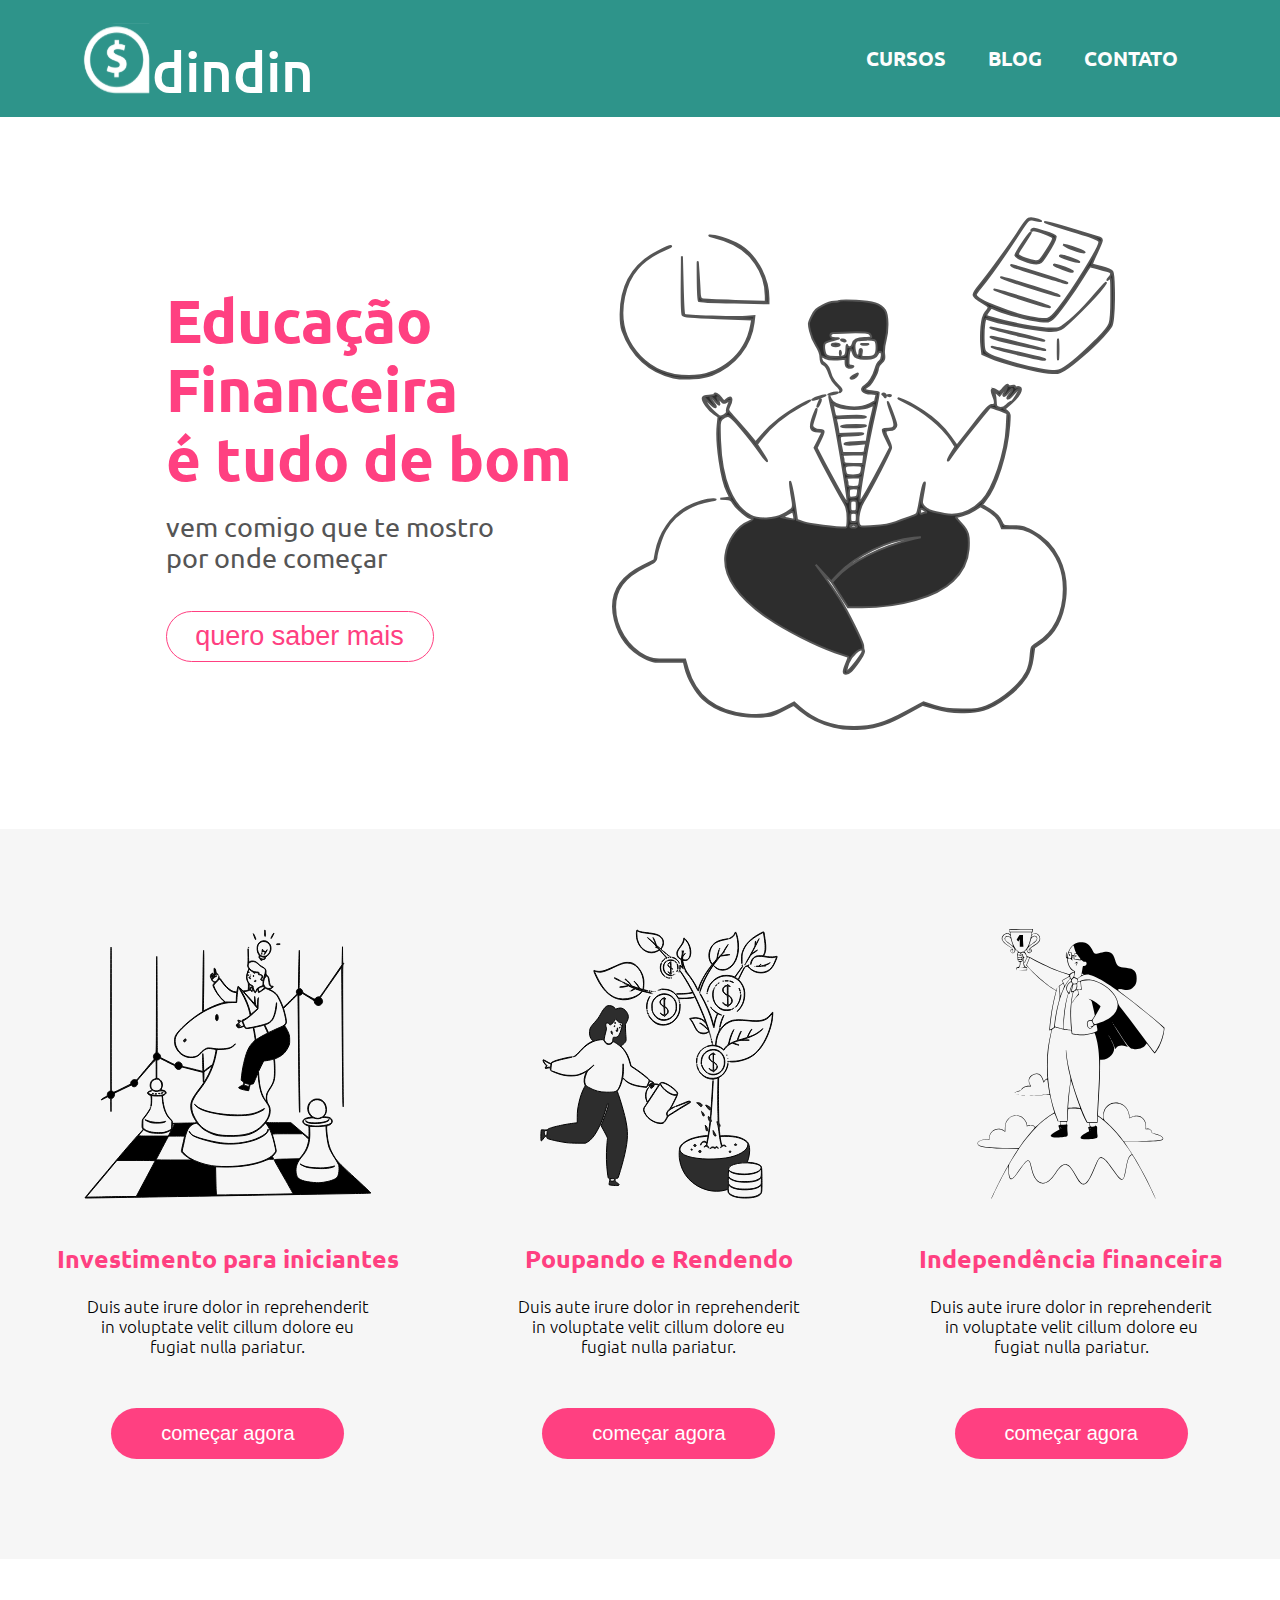
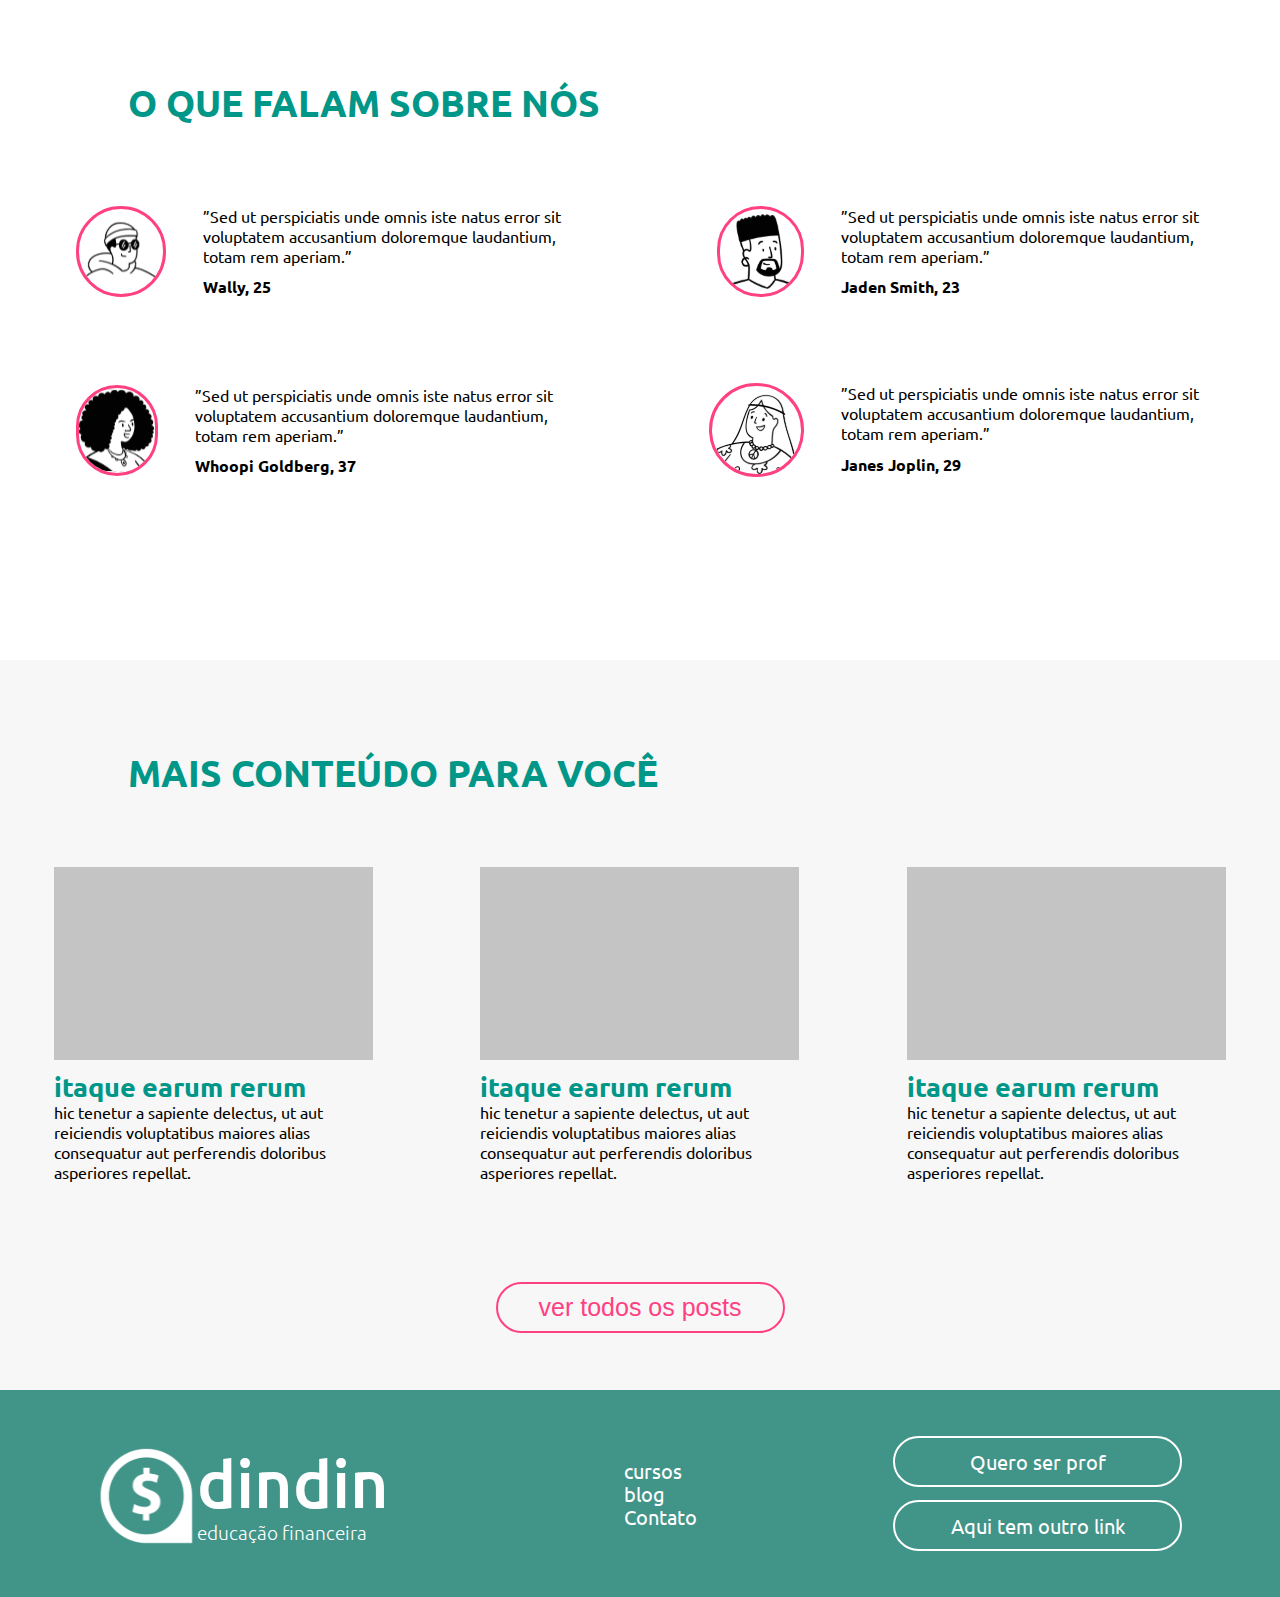
<file: index.html>
<!DOCTYPE html>
<html lang="en">
<head>
    <meta charset="UTF-8">
    <meta http-equiv="X-UA-Compatible" content="IE=edge">
    <meta name="viewport" content="width=device-width, initial-scale=1.0">
    <title>Document</title>
    <link rel="preconnect" href="https://fonts.googleapis.com">
    <link rel="preconnect" href="https://fonts.gstatic.com" crossorigin>
    <link href="https://fonts.googleapis.com/css2?family=Ubuntu:wght@300;400;500;700&display=swap" rel="stylesheet">
    <link rel="stylesheet" href="inicioStyle.css">
    <link rel="stylesheet" href="./global.css">
</head>
<body>
    <header>
        <div class="logo">
            <img src="./assets/logo.svg" alt="">
            <p>dindin</p>
        </div>
        <nav>
            <ul>
                <li><a href="./cursos.html">cursos</a></li>
                <li><a href="./blog.html">blog</a></li>
                <li><a href="./contact.html">Contato</a></li>
            </ul>
        </nav>
    </header>
    <main>
        <div class="banner">
            <article>
                <h1>Educação </br> Financeira</br> é tudo de bom</h1>
                <p>vem comigo que te mostro </br> por onde começar</p>
                <button>quero saber mais</button>
            </article>
            <img src="./assets/manBalance.svg" alt="">
        </div>
        <div class="cards">
            <div class="cardReset">
                <img src="./assets/chess.svg" alt="">
                <h2>Investimento para iniciantes</h2>
                <p>Duis aute irure dolor in reprehenderit in voluptate velit cillum dolore eu fugiat nulla pariatur.  </p>
                <button>começar agora</button>
            </div>
            <div class="cardReset">
                <img src="./assets/waterPlants.svg" alt="">
                <h2>Poupando e Rendendo</h2>
                <p>Duis aute irure dolor in reprehenderit in voluptate velit cillum dolore eu fugiat nulla pariatur.</p>
                <button>começar agora</button>
            </div>
            <div class="cardReset">
                <img src="./assets/topMountain.svg" alt="">
                <h2>Independência financeira</h2>
                <p>Duis aute irure dolor in reprehenderit in voluptate velit cillum dolore eu fugiat nulla pariatur.</p>
                <button>começar agora</button>
            </div>
        </div>
        <section class="aboutUs">
            <h2>
                o que falam sobre nós
            </h2>
            <article class="aboutUsContainer">
                <articles class="cardAboutUs">
                    <img src="./assets/manHood.svg
                    " alt="">
                    <div class="comment">
                        <p>”Sed ut perspiciatis unde omnis iste natus error sit voluptatem accusantium doloremque laudantium, totam rem aperiam.”</p>
                        <strong>Wally, 25</strong>
                    </div>
                </articles>
                <articles class="cardAboutUs"> 
                    <img src="./assets/hairGuy.svg" alt="">
                    <div class="comment">
                        <p>”Sed ut perspiciatis unde omnis iste natus error sit voluptatem accusantium doloremque laudantium, totam rem aperiam.”</p>
                        <strong>Jaden Smith, 23</strong>
                    </div>
                </articles>
                <articles class="cardAboutUs">
                    <img src="./assets/curlyLady.svg" alt="">
                    <div class="comment">
                        <p>”Sed ut perspiciatis unde omnis iste natus error sit voluptatem accusantium doloremque laudantium, totam rem aperiam.”</p>
                        <strong>Whoopi Goldberg, 37</strong>
                    </div>
                </articles>
                <articles class="cardAboutUs lastCard">
                    <img src="./assets/peaceLady.svg" alt="">
                    <div class="comment">
                        <p>”Sed ut perspiciatis unde omnis iste natus error sit voluptatem accusantium doloremque laudantium, totam rem aperiam.”</p>
                        <strong>Janes Joplin, 29</strong>
                    </div>
                </articles>
            </article>
        </section>
    </main>
    <aside>
        <h2>mais conteúdo para você</h2>
        <article class="container">
            <article class="asideCards">
                <div class="imagem"></div>
                <h3>itaque earum rerum</h3>
                <p>hic tenetur a sapiente delectus, ut aut reiciendis voluptatibus maiores alias consequatur aut perferendis doloribus asperiores repellat.</p>
            </article>
            <article class="asideCards">
                <div class="imagem"></div>
                <h3>itaque earum rerum</h3>
                <p>hic tenetur a sapiente delectus, ut aut reiciendis voluptatibus maiores alias consequatur aut perferendis doloribus asperiores repellat.</p>
            </article>
            <article class="asideCards">
                <div class="imagem"></div>
                <h3>itaque earum rerum</h3>
                <p>hic tenetur a sapiente delectus, ut aut reiciendis voluptatibus maiores alias consequatur aut perferendis doloribus asperiores repellat.</p>
            </article>
        </article>
        <div id="buttonContainer">
            <button><a href="./blog.html">ver todos os posts</a></button>
        </div>
    </aside>
    <footer>
        <div class="logoFooter">
            <img src="./assets/logo.svg" alt="">
            <div class="logoContainerFooter">
                <p id="dindin">dindin</p>
                <p>educação financeira</p>
            </div>
        </div>
        <nav>
            <ul id="ulFooter">
                <li><a href="./cursos.html">cursos</a></li>
                <li><a href="./blog.html">blog</a></li>
                <li><a href="./contact.html">Contato</a></li>
            </ul>
        </nav>
        <div id="buttonsFooter">
            <buttons>Quero ser prof</buttons>
            <buttons>Aqui tem outro link</buttons>
        </div>
    </footer>
</body>
</html>
</file>
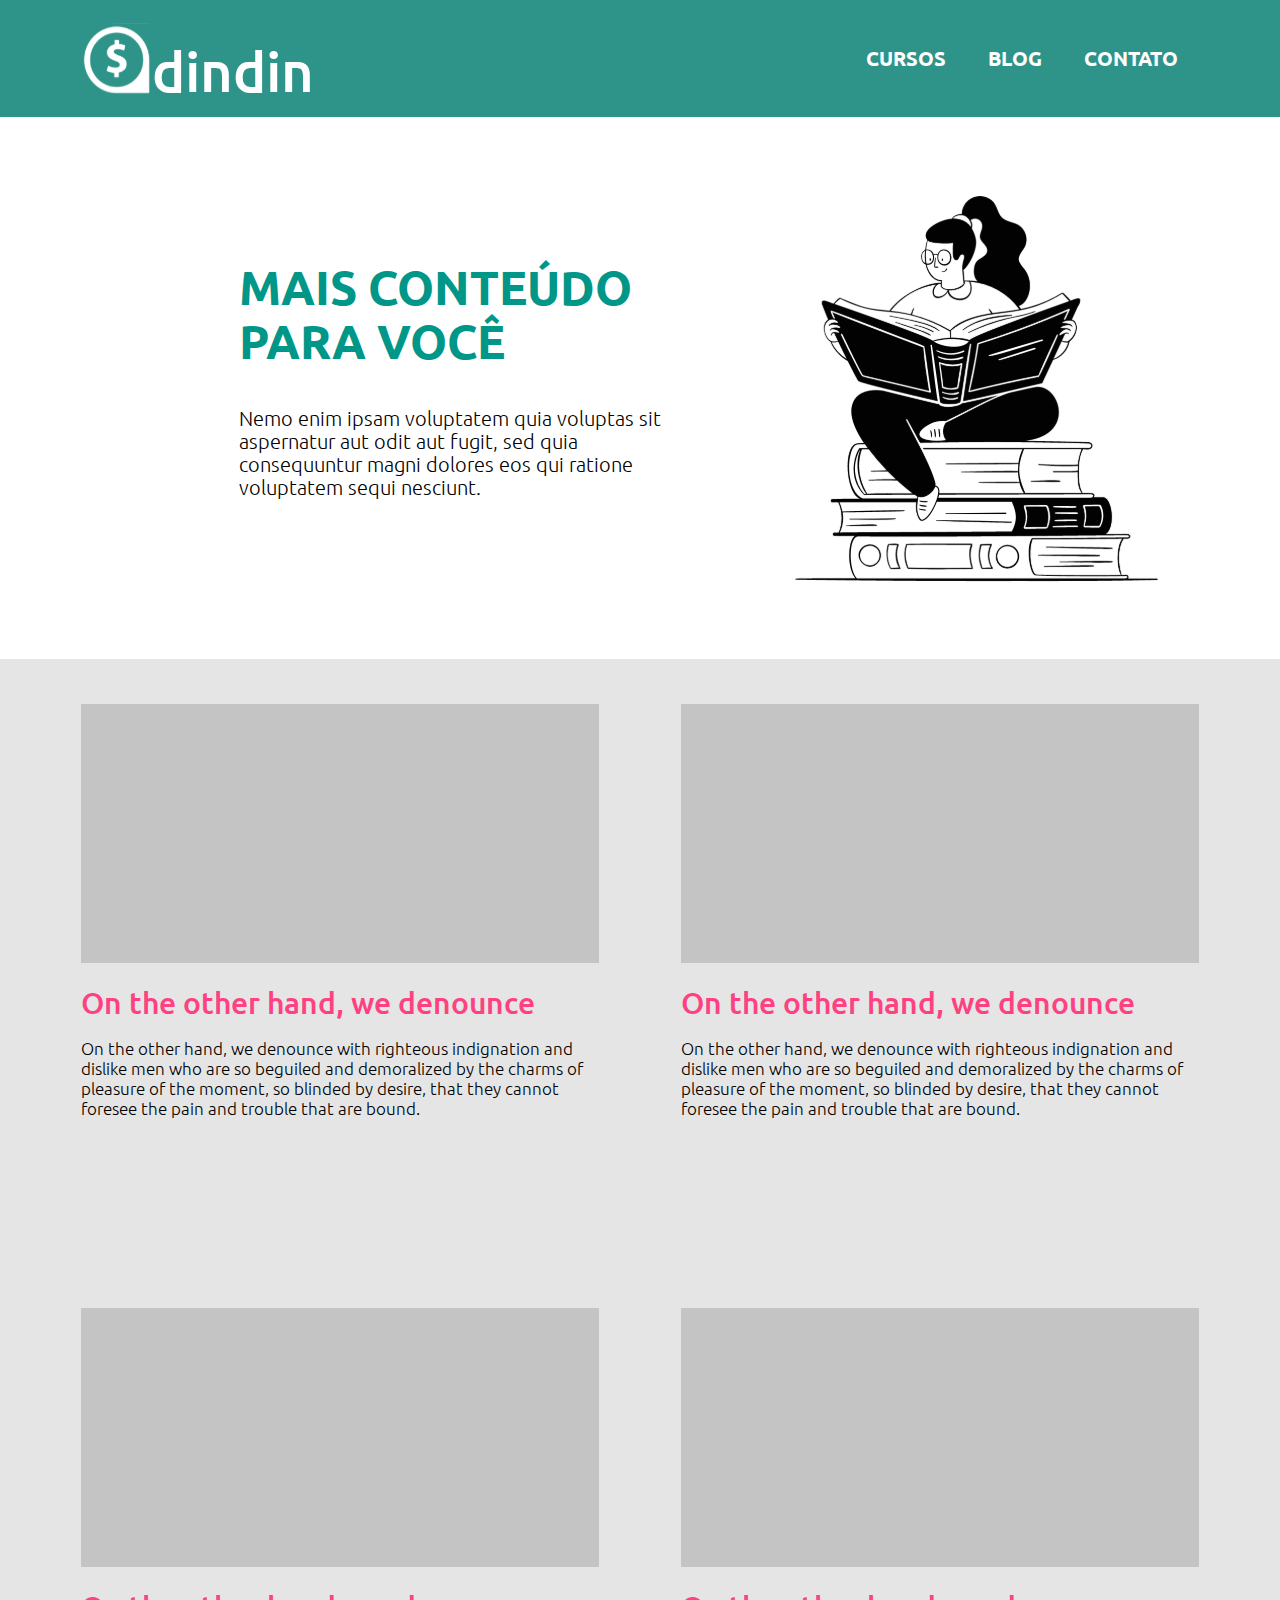
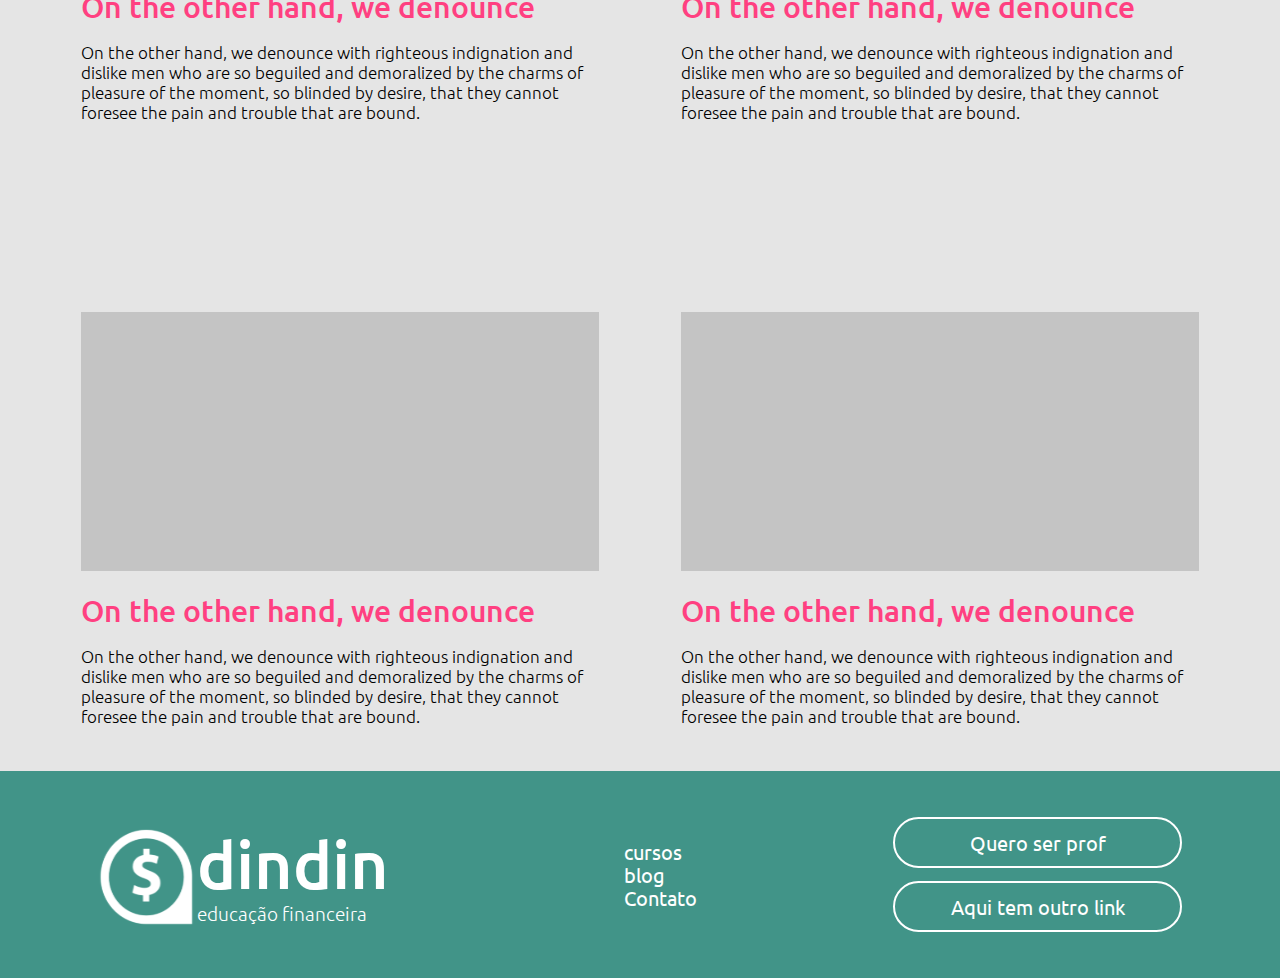
<file: blog.html>
<!DOCTYPE html>
<html lang="en">
  <head>
    <meta charset="UTF-8" />
    <meta http-equiv="X-UA-Compatible" content="IE=edge" />
    <meta name="viewport" content="width=device-width, initial-scale=1.0" />
    <title>Dindin - Blog</title>
    <link rel="preconnect" href="https://fonts.googleapis.com" />
    <link rel="preconnect" href="https://fonts.gstatic.com" crossorigin />
    <link
      href="https://fonts.googleapis.com/css2?family=Ubuntu:wght@300;400;500;700&display=swap"
      rel="stylesheet"
    />
    <link rel="stylesheet" href="blogStyle.css" />
    <link rel="stylesheet" href="./global.css" />
  </head>
  <body>
    <header>
      <div class="logo">
        <img src="./assets/logo.svg" alt="" />
        <p>dindin</p>
      </div>
      <nav>
        <ul>
          <li><a href="./cursos.html">cursos</a></li>
          <li><a href="./blog.html">blog</a></li>
          <li><a href="./contact.html">Contato</a></li>
        </ul>
      </nav>
    </header>
    <main>
      <div class="container">
        <article>
          <h1>MAIS CONTEÚDO <br />PARA VOCÊ</h1>
          <p>
            Nemo enim ipsam voluptatem quia voluptas sit aspernatur aut odit aut
            fugit, sed quia consequuntur magni dolores eos qui ratione
            voluptatem sequi nesciunt.
          </p>
        </article>
        <img src="./assets/readingLady.svg" alt="" />
      </div>
      <div class="cardsContainer">
        <article class="cards card1">
          <img src="./assets/blankImage.svg" alt="" />
          <h2>On the other hand, we denounce</h2>
          <p>
            On the other hand, we denounce with righteous indignation and
            dislike men who are so beguiled and demoralized by the charms of
            pleasure of the moment, so blinded by desire, that they cannot
            foresee the pain and trouble that are bound.
          </p>
        </article>
        <article class="cards card2">
          <img src="./assets/blankImage.svg" alt="" />
          <h2>On the other hand, we denounce</h2>
          <p>
            On the other hand, we denounce with righteous indignation and
            dislike men who are so beguiled and demoralized by the charms of
            pleasure of the moment, so blinded by desire, that they cannot
            foresee the pain and trouble that are bound.
          </p>
        </article>
        <article class="cards">
          <img src="./assets/blankImage.svg" alt="" />
          <h2>On the other hand, we denounce</h2>
          <p>
            On the other hand, we denounce with righteous indignation and
            dislike men who are so beguiled and demoralized by the charms of
            pleasure of the moment, so blinded by desire, that they cannot
            foresee the pain and trouble that are bound.
          </p>
        </article>
        <article class="cards">
          <img src="./assets/blankImage.svg" alt="" />
          <h2>On the other hand, we denounce</h2>
          <p>
            On the other hand, we denounce with righteous indignation and
            dislike men who are so beguiled and demoralized by the charms of
            pleasure of the moment, so blinded by desire, that they cannot
            foresee the pain and trouble that are bound.
          </p>
        </article>
        <article class="cards card5">
          <img src="./assets/blankImage.svg" alt="" />
          <h2>On the other hand, we denounce</h2>
          <p>
            On the other hand, we denounce with righteous indignation and
            dislike men who are so beguiled and demoralized by the charms of
            pleasure of the moment, so blinded by desire, that they cannot
            foresee the pain and trouble that are bound.
          </p>
        </article>
        <article class="cards card6">
          <img src="./assets/blankImage.svg" alt="" />
          <h2>On the other hand, we denounce</h2>
          <p>
            On the other hand, we denounce with righteous indignation and
            dislike men who are so beguiled and demoralized by the charms of
            pleasure of the moment, so blinded by desire, that they cannot
            foresee the pain and trouble that are bound.
          </p>
        </article>
      </div>
    </main>
    <footer>
      <div class="logoFooter">
        <img src="./assets/logo.svg" alt="" />
        <div class="logoContainerFooter">
          <p id="dindin">dindin</p>
          <p>educação financeira</p>
        </div>
      </div>
      <nav>
        <ul id="ulFooter">
          <li><a href="./cursos.html">cursos</a></li>
          <li><a href="./blog.html">blog</a></li>
          <li><a href="./contact.html">Contato</a></li>
        </ul>
      </nav>
      <div id="buttonsFooter">
        <buttons>Quero ser prof</buttons>
        <buttons>Aqui tem outro link</buttons>
      </div>
    </footer>
  </body>
</html>
</file>
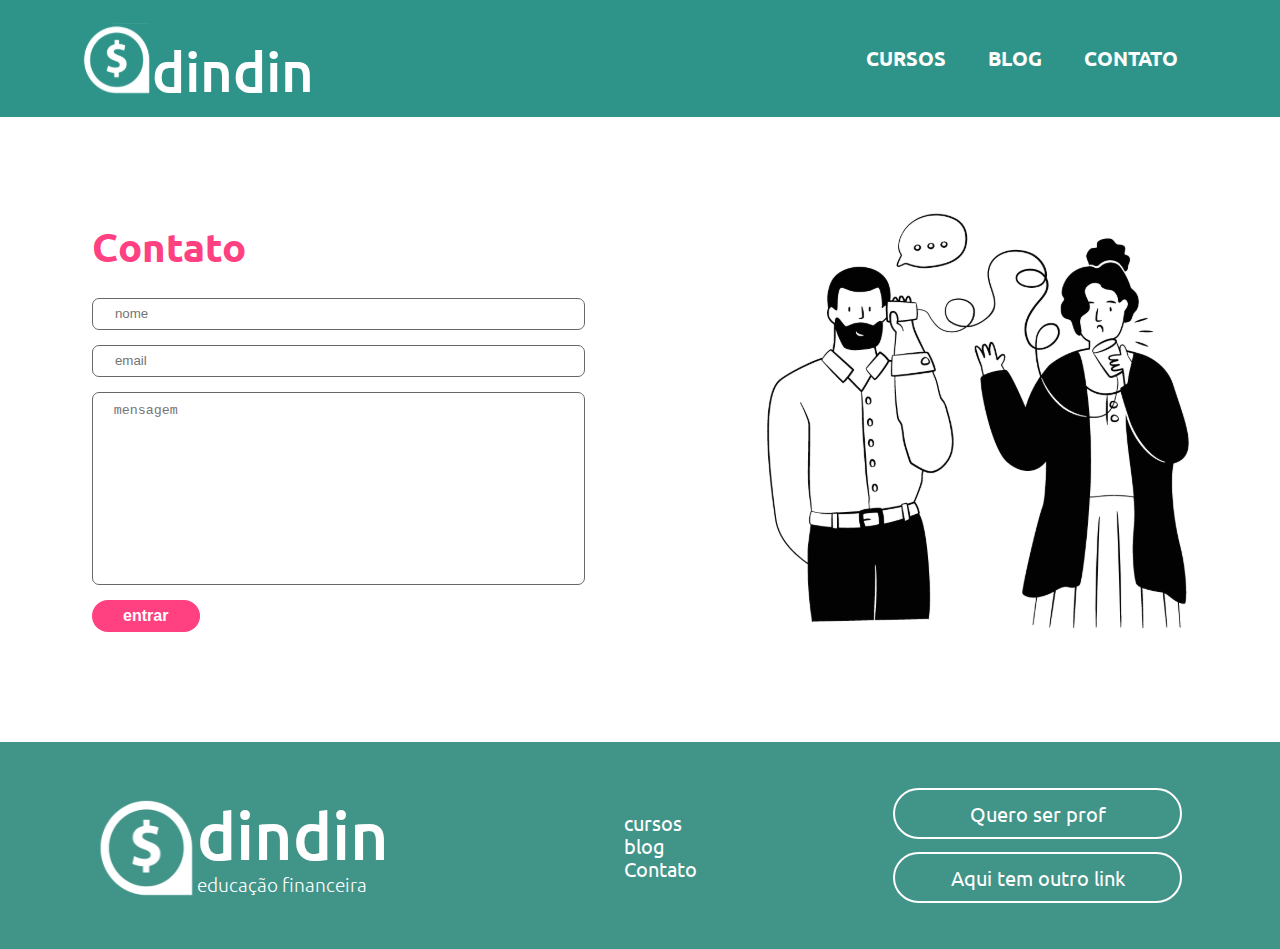
<file: contact.html>
<!DOCTYPE html>
<html lang="en">
  <head>
    <meta charset="UTF-8" />
    <meta http-equiv="X-UA-Compatible" content="IE=edge" />
    <meta name="viewport" content="width=device-width, initial-scale=1.0" />
    <title>Dindin - Contact</title>
    <link rel="preconnect" href="https://fonts.googleapis.com" />
    <link rel="preconnect" href="https://fonts.gstatic.com" crossorigin />
    <link
      href="https://fonts.googleapis.com/css2?family=Ubuntu:wght@300;400;500;700&display=swap"
      rel="stylesheet"
    />
    <link rel="stylesheet" href="./contactStyle.css" />
    <link rel="stylesheet" href="./global.css" />
  </head>
  <body>
    <header>
      <div class="logo">
        <img src="./assets/logo.svg" alt="" />
        <p>dindin</p>
      </div>
      <nav>
        <ul>
          <li><a href="./cursos.html">cursos</a></li>
          <li><a href="./blog.html">blog</a></li>
          <li><a href="./contact.html">Contato</a></li>
        </ul>
      </nav>
    </header>
    <main>
      <fieldset>
        <h2>Contato</h2>
        <form id="name" action="">
          <div class="formContainer">
            <input placeholder="nome" type="text" name="name" id="" />
            <input placeholder="email" type="email" name="email" id="" />
            <textarea
              placeholder="mensagem"
              name="message"
              id=""
              cols="30"
              rows="10"
            ></textarea>
            <button type="submit">entrar</button>
          </div>
        </form>
      </fieldset>
      <img src="./assets/talkingCouple.svg" alt="" />
    </main>
    <footer>
      <div class="logoFooter">
        <img src="./assets/logo.svg" alt="" />
        <div class="logoContainerFooter">
          <p id="dindin">dindin</p>
          <p>educação financeira</p>
        </div>
      </div>
      <nav>
        <ul id="ulFooter">
          <li><a href="./cursos.html">cursos</a></li>
          <li><a href="./blog.html">blog</a></li>
          <li><a href="./contact.html">Contato</a></li>
        </ul>
      </nav>
      <div id="buttonsFooter">
        <buttons>Quero ser prof</buttons>
        <buttons>Aqui tem outro link</buttons>
      </div>
    </footer>
  </body>
</html>
</file>
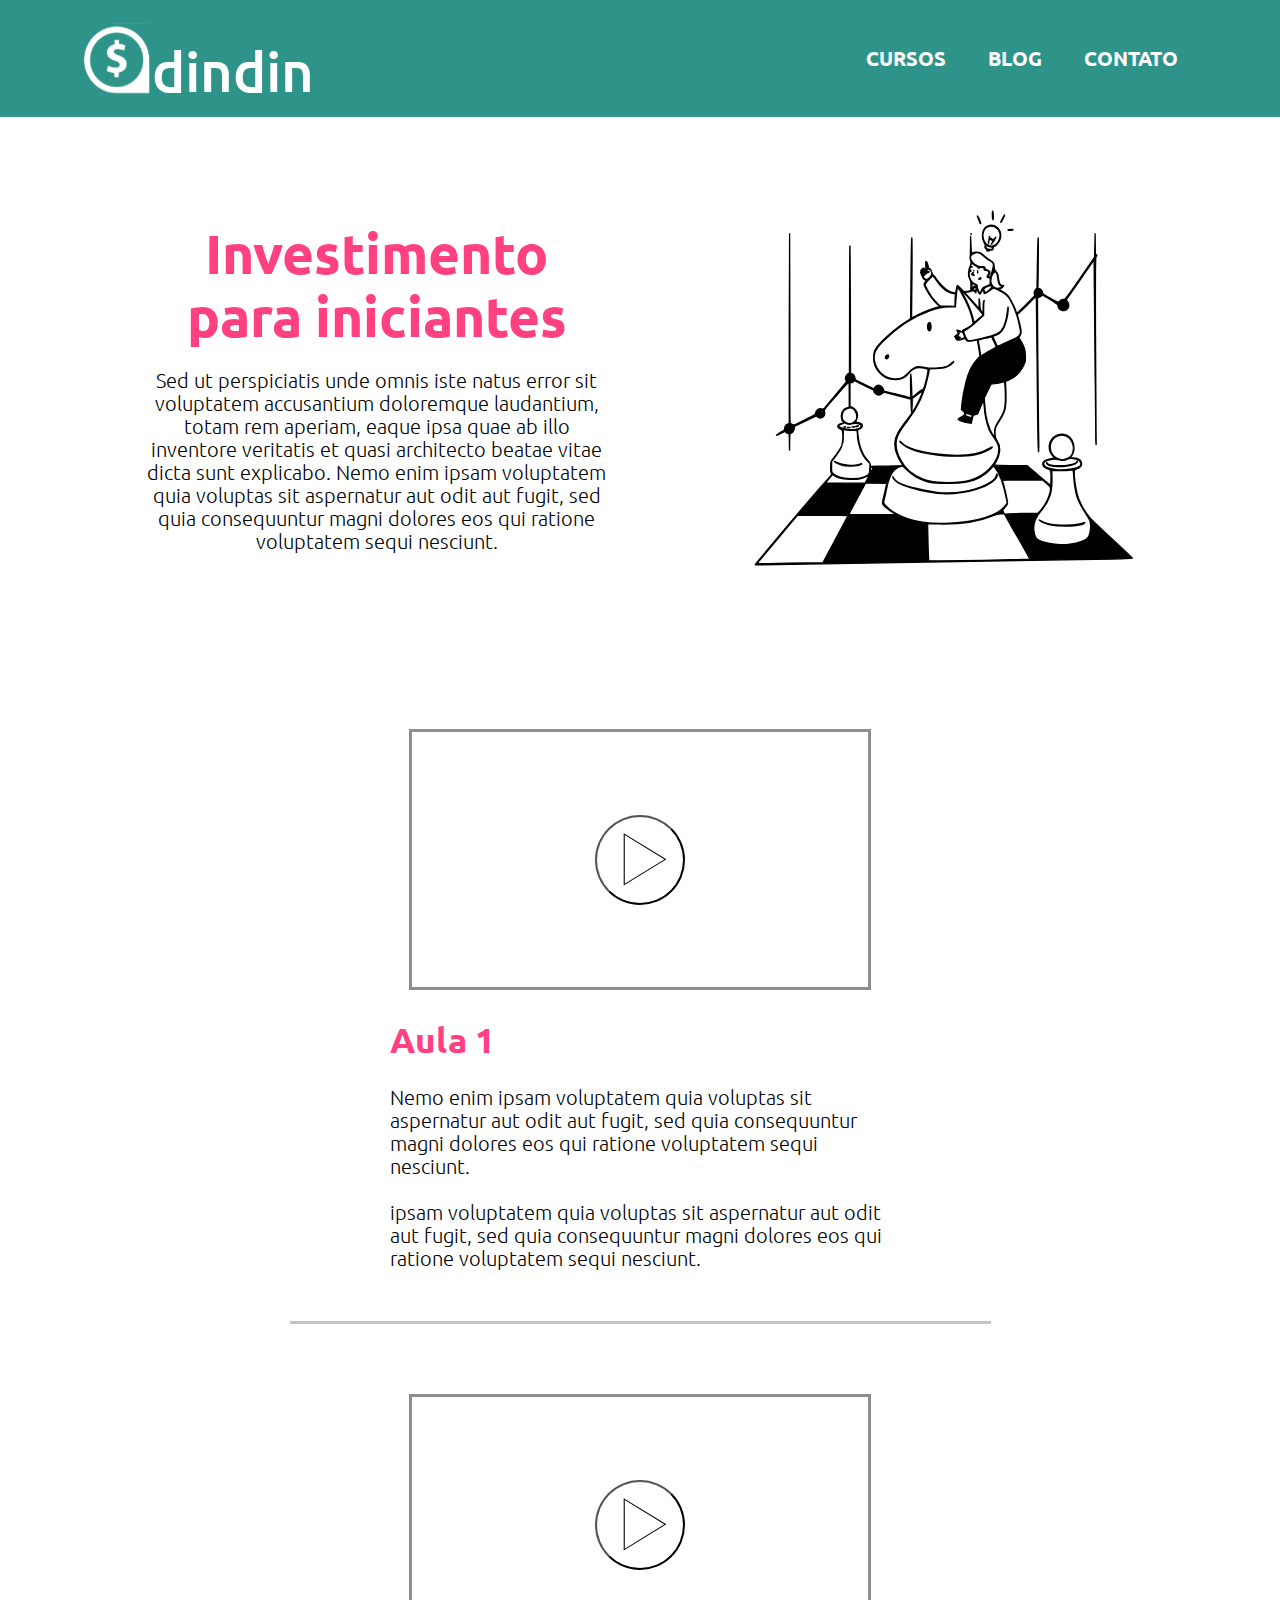
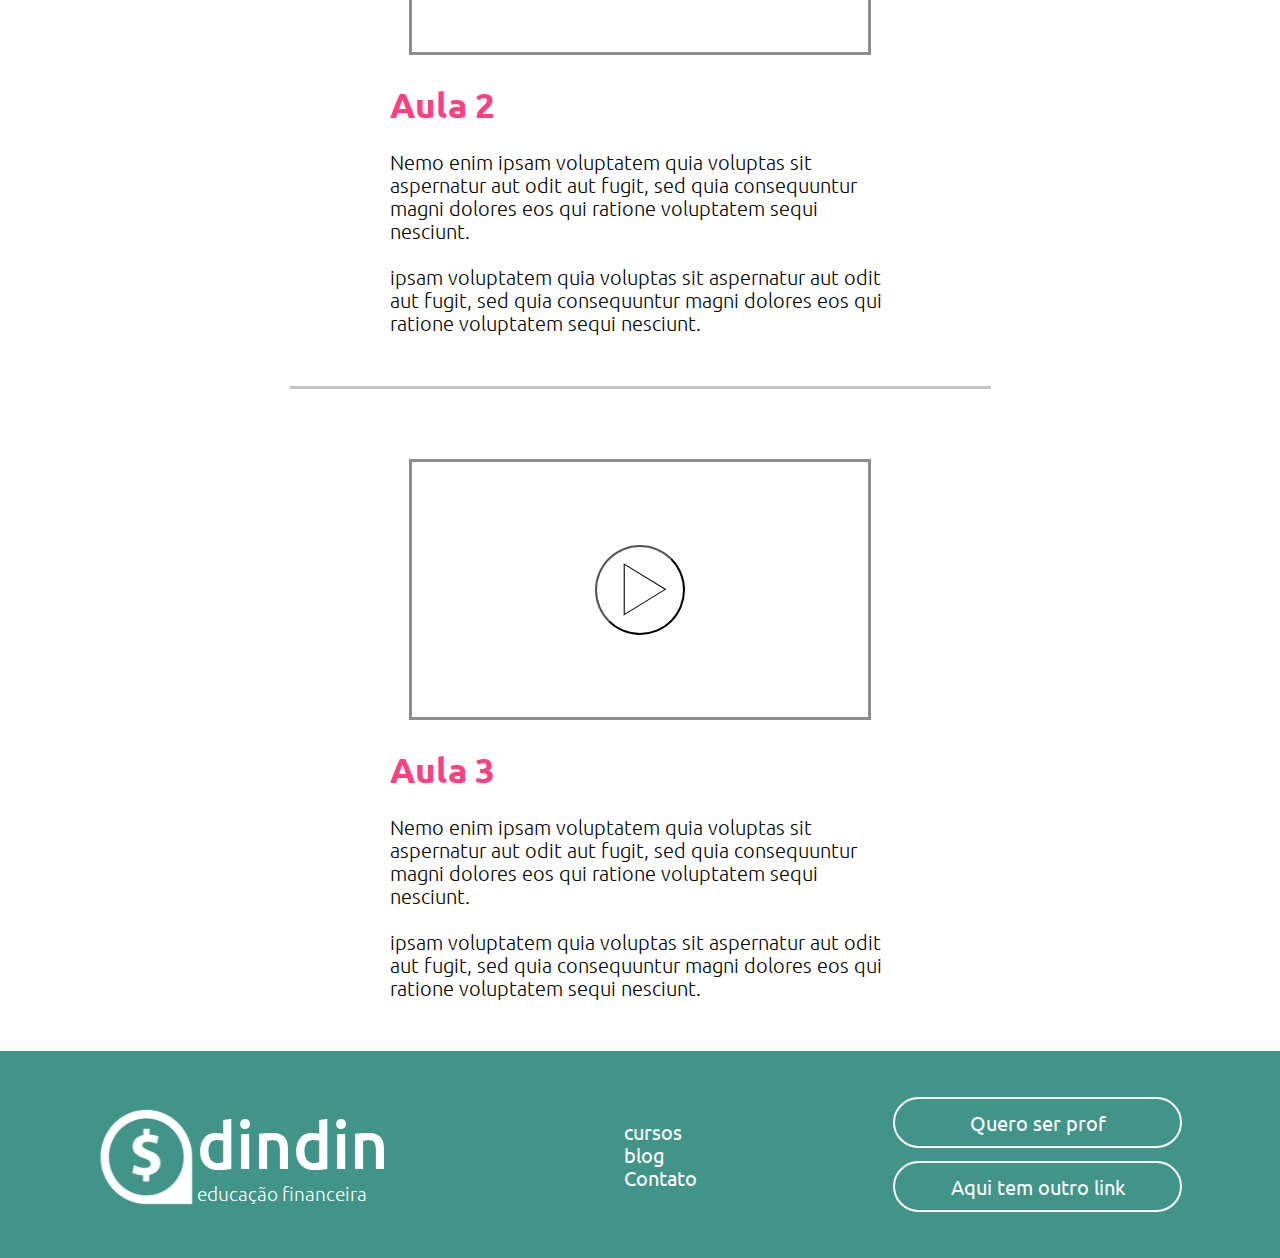
<file: curso.html>
<!DOCTYPE html>
<html lang="en">
<head>
    <meta charset="UTF-8">
    <meta http-equiv="X-UA-Compatible" content="IE=edge">
    <meta name="viewport" content="width=device-width, initial-scale=1.0">
    <title>Dindin - Curso</title>
    <link rel="preconnect" href="https://fonts.googleapis.com" />
    <link rel="preconnect" href="https://fonts.gstatic.com" crossorigin />
    <link
      href="https://fonts.googleapis.com/css2?family=Ubuntu:wght@300;400;500;700&display=swap"
      rel="stylesheet"
    />
    <link rel="stylesheet" href="./global.css">
    <link rel="stylesheet" href="cursoStyle.css">
</head>
<body>
    <header>
        <div class="logo">
          <img src="./assets/logo.svg" alt="" />
          <p>dindin</p>
        </div>
        <nav>
          <ul>
            <li><a href="./cursos.html">cursos</a></li>
            <li><a href="./blog.html">blog</a></li>
            <li><a href="./contact.html">Contato</a></li>
        </ul>
        </nav>
      </header>
    <main>
        <article id="curso">
            <section>
                <h1>Investimento </br>para iniciantes</h1>
                <p>Sed ut perspiciatis unde omnis iste natus error sit voluptatem accusantium doloremque laudantium, totam rem aperiam, eaque ipsa quae ab illo inventore veritatis et quasi architecto beatae vitae dicta sunt explicabo. Nemo enim ipsam voluptatem quia voluptas sit aspernatur aut odit aut fugit, sed quia consequuntur magni dolores eos qui ratione voluptatem sequi nesciunt. </p>
            </section>
            <img src="./assets/chess.svg" alt="">
        </article>
        <article class="cardsVideos">
            <article class="card cardDevider">
                <div class="video">
                    <button>
                        <img src="./assets/triangulo.svg" alt="">
                    </button>
                </div>
                <article>
                    <h2>Aula 1</h2>
                    <p>Nemo enim ipsam voluptatem quia voluptas sit aspernatur aut odit aut fugit, sed quia consequuntur magni dolores eos qui ratione voluptatem sequi nesciunt. </br> <br>
                    ipsam voluptatem quia voluptas sit aspernatur aut odit aut fugit, sed quia consequuntur magni dolores eos qui ratione voluptatem sequi nesciunt.</p>
                </article>
            </article>
            <article class="card cardDevider">
                <div class="video">
                    <button>
                        <img src="./assets/triangulo.svg" alt="">
                    </button>
                </div>
                <article>
                    <h2>Aula 2</h2>
                    <p>Nemo enim ipsam voluptatem quia voluptas sit aspernatur aut odit aut fugit, sed quia consequuntur magni dolores eos qui ratione voluptatem sequi nesciunt. </br> <br>
                    ipsam voluptatem quia voluptas sit aspernatur aut odit aut fugit, sed quia consequuntur magni dolores eos qui ratione voluptatem sequi nesciunt.</p>
                </article>
            </article>
            <article class="card">
                <div class="video">
                    <button>
                        <img src="./assets/triangulo.svg" alt="">
                    </button>
                </div>
                <article>
                    <h2>Aula 3</h2>
                    <p>Nemo enim ipsam voluptatem quia voluptas sit aspernatur aut odit aut fugit, sed quia consequuntur magni dolores eos qui ratione voluptatem sequi nesciunt. </br> <br>
                    ipsam voluptatem quia voluptas sit aspernatur aut odit aut fugit, sed quia consequuntur magni dolores eos qui ratione voluptatem sequi nesciunt.</p>
                </article>
            </article>
        </article>
    </main>
    <footer>
        <div class="logoFooter">
          <img src="./assets/logo.svg" alt="" />
          <div class="logoContainerFooter">
            <p id="dindin">dindin</p>
            <p>educação financeira</p>
          </div>
        </div>
        <nav>
          <ul id="ulFooter">
            <li><a href="./cursos.html">cursos</a></li>
            <li><a href="./blog.html">blog</a></li>
            <li><a href="./contact.html">Contato</a></li>
          </ul>
        </nav>
        <div id="buttonsFooter">
          <buttons>Quero ser prof</buttons>
          <buttons>Aqui tem outro link</buttons>
        </div>
      </footer>
</body>
</html>
</file>
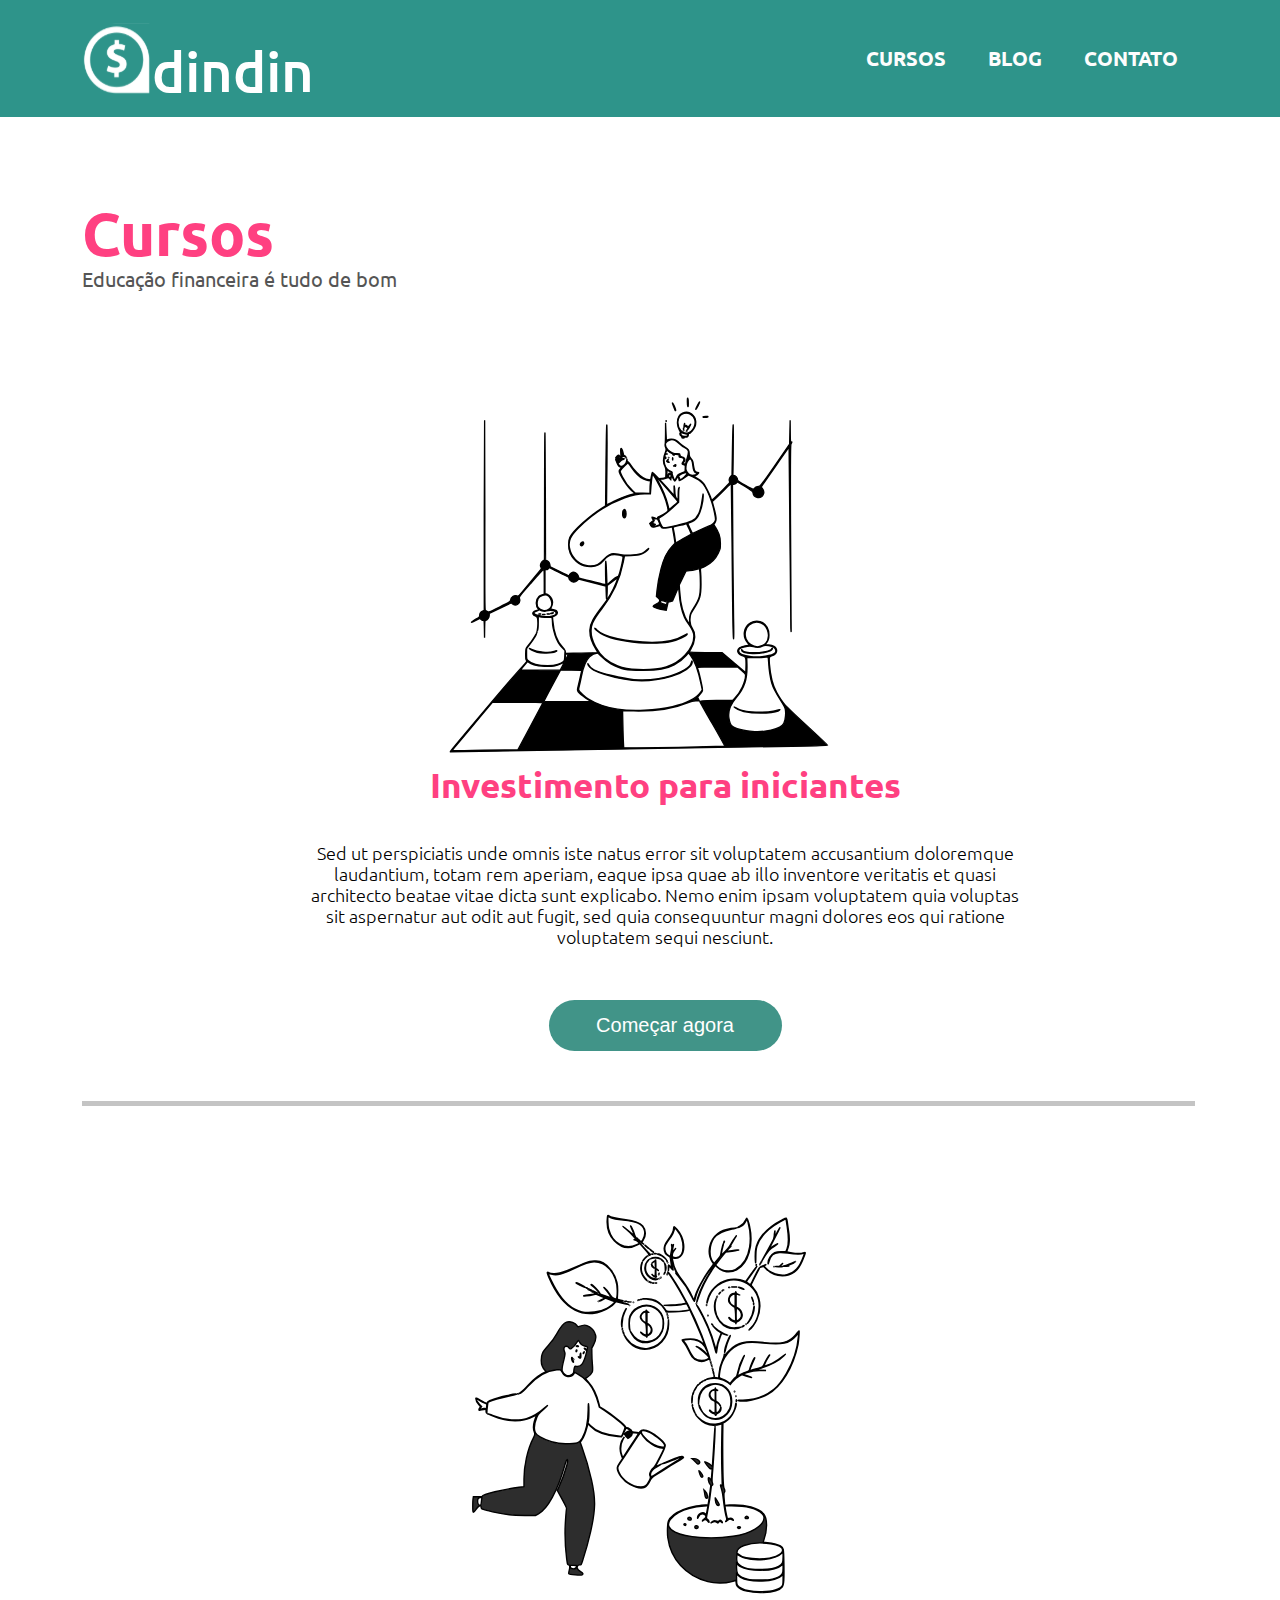
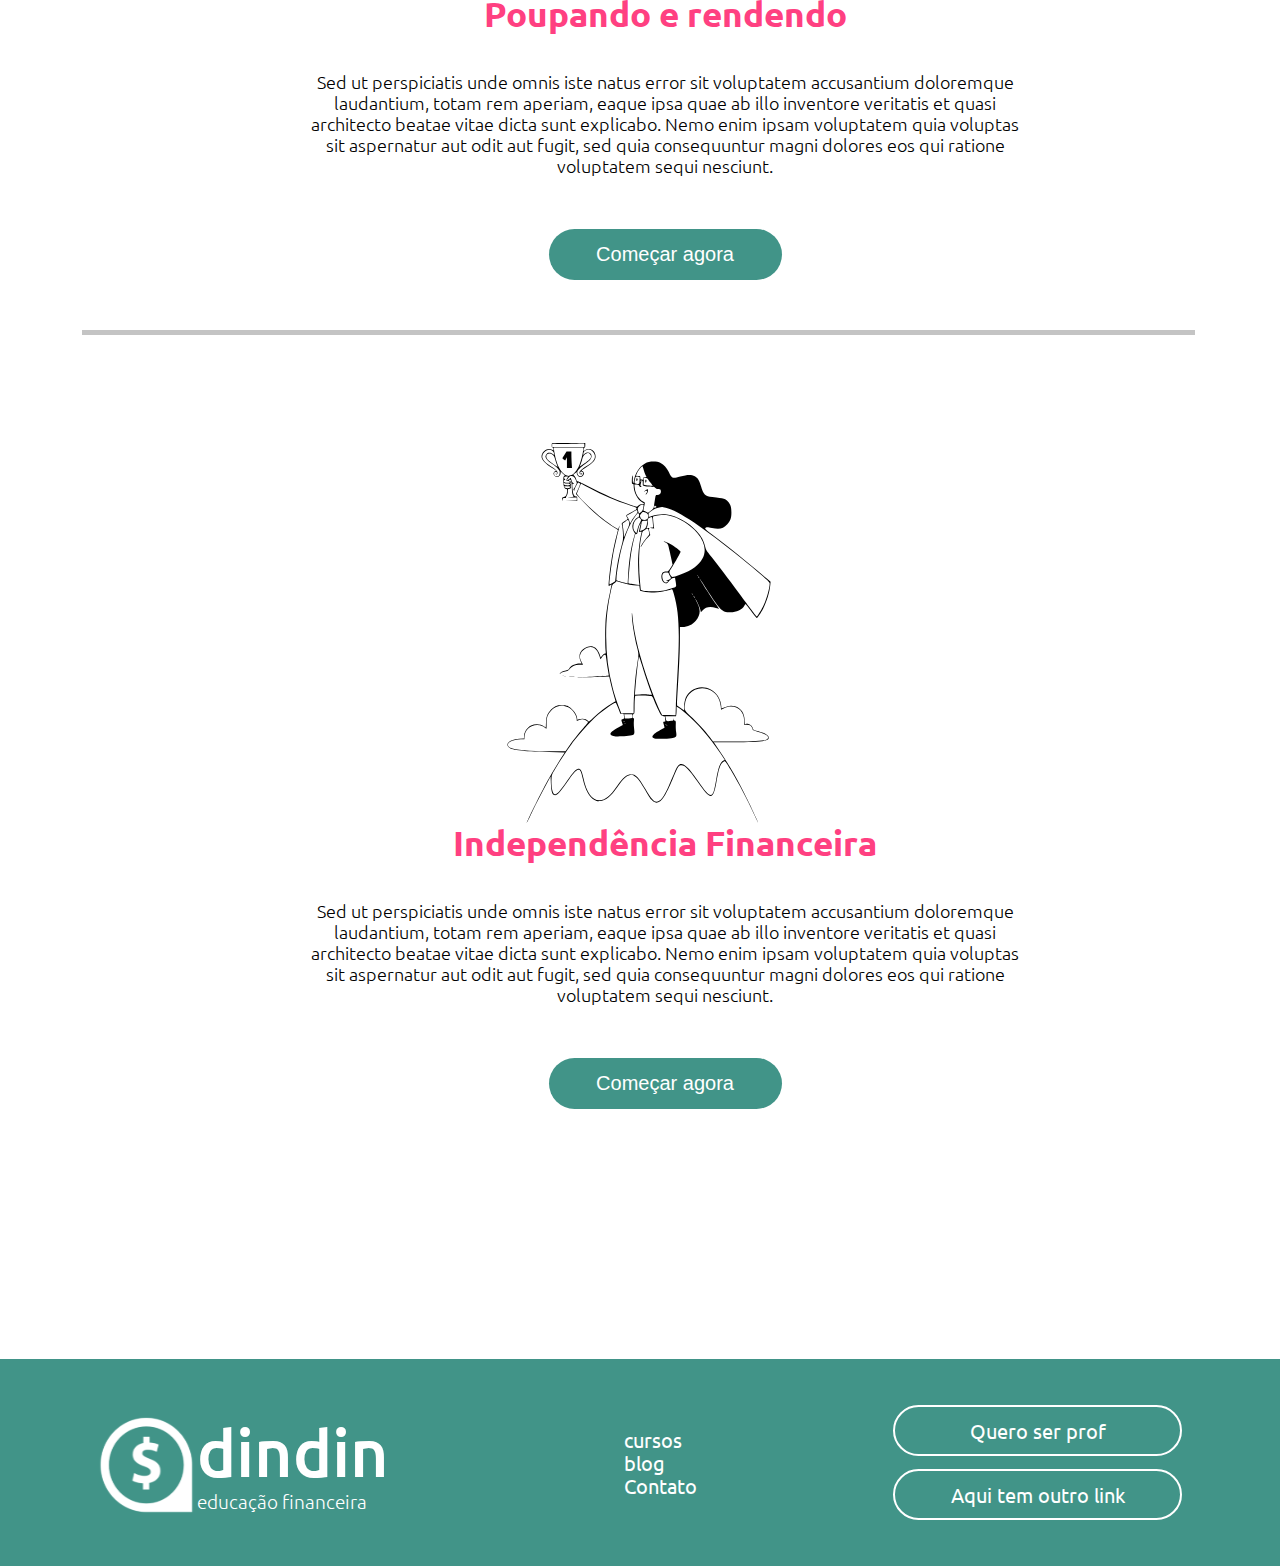
<file: cursos.html>
<!DOCTYPE html>
<html lang="en">
  <head>
    <meta charset="UTF-8" />
    <meta http-equiv="X-UA-Compatible" content="IE=edge" />
    <meta name="viewport" content="width=device-width, initial-scale=1.0" />
    <title>Dindin - cursos</title>
    <link rel="preconnect" href="https://fonts.googleapis.com" />
    <link rel="preconnect" href="https://fonts.gstatic.com" crossorigin />
    <link
      href="https://fonts.googleapis.com/css2?family=Ubuntu:wght@300;400;500;700&display=swap"
      rel="stylesheet"
    />
    <link rel="stylesheet" href="cursosStyle.css" />
    <link rel="stylesheet" href="./global.css" />
  </head>
  <body>
    <header>
      <div class="logo">
        <img src="./assets/logo.svg" alt="" />
        <p>dindin</p>
      </div>
      <nav>
        <ul>
          <li><a href="./cursos.html">cursos</a></li>
          <li><a href="./blog.html">blog</a></li>
          <li><a href="./contact.html">Contato</a></li>
        </ul>
      </nav>
    </header>
    <main>
      <section class="cursos">
        <h1>Cursos</h1>
        <p>Educação financeira é tudo de bom</p>
        <article class="cardsFlex">
          <article class="articleCards card1">
            <img src="./assets/chess.svg" alt="" />
            <div class="textContainer">
              <h2>Investimento para iniciantes</h2>
              <p>
                Sed ut perspiciatis unde omnis iste natus error sit voluptatem
                accusantium doloremque laudantium, totam rem aperiam, eaque ipsa
                quae ab illo inventore veritatis et quasi architecto beatae
                vitae dicta sunt explicabo. Nemo enim ipsam voluptatem quia
                voluptas sit aspernatur aut odit aut fugit, sed quia
                consequuntur magni dolores eos qui ratione voluptatem sequi
                nesciunt.
              </p>
              <button><a href="./curso.html">Começar agora</a></button>
            </div>
          </article>
          <article class="articleCards card2">
            <img src="./assets/waterPlants.svg" alt="" />
            <div class="textContainer">
              <h2>Poupando e rendendo</h2>
              <p>
                Sed ut perspiciatis unde omnis iste natus error sit voluptatem
                accusantium doloremque laudantium, totam rem aperiam, eaque ipsa
                quae ab illo inventore veritatis et quasi architecto beatae
                vitae dicta sunt explicabo. Nemo enim ipsam voluptatem quia
                voluptas sit aspernatur aut odit aut fugit, sed quia
                consequuntur magni dolores eos qui ratione voluptatem sequi
                nesciunt.
              </p>
              <button><a href="./curso.html">Começar agora</a></button>
            </div>
          </article>
          <article class="articleCards card3">
            <img src="./assets/topMountain.svg" alt="" />
            <div class="textContainer">
              <h2>Independência Financeira</h2>
              <p>
                Sed ut perspiciatis unde omnis iste natus error sit voluptatem
                accusantium doloremque laudantium, totam rem aperiam, eaque ipsa
                quae ab illo inventore veritatis et quasi architecto beatae
                vitae dicta sunt explicabo. Nemo enim ipsam voluptatem quia
                voluptas sit aspernatur aut odit aut fugit, sed quia
                consequuntur magni dolores eos qui ratione voluptatem sequi
                nesciunt.
              </p>
              <button><a href="./curso.html">Começar agora</a></button>
            </div>
          </article>
        </article>
      </section>
    </main>
    <footer>
      <div class="logoFooter">
        <img src="./assets/logo.svg" alt="" />
        <div class="logoContainerFooter">
          <p id="dindin">dindin</p>
          <p>educação financeira</p>
        </div>
      </div>
      <nav>
        <ul id="ulFooter">
          <li><a href="./cursos.html">cursos</a></li>
          <li><a href="./blog.html">blog</a></li>
          <li><a href="./contact.html">Contato</a></li>
        </ul>
      </nav>
      <div id="buttonsFooter">
        <buttons>Quero ser prof</buttons>
        <buttons>Aqui tem outro link</buttons>
      </div>
    </footer>
  </body>
</html>
</file>
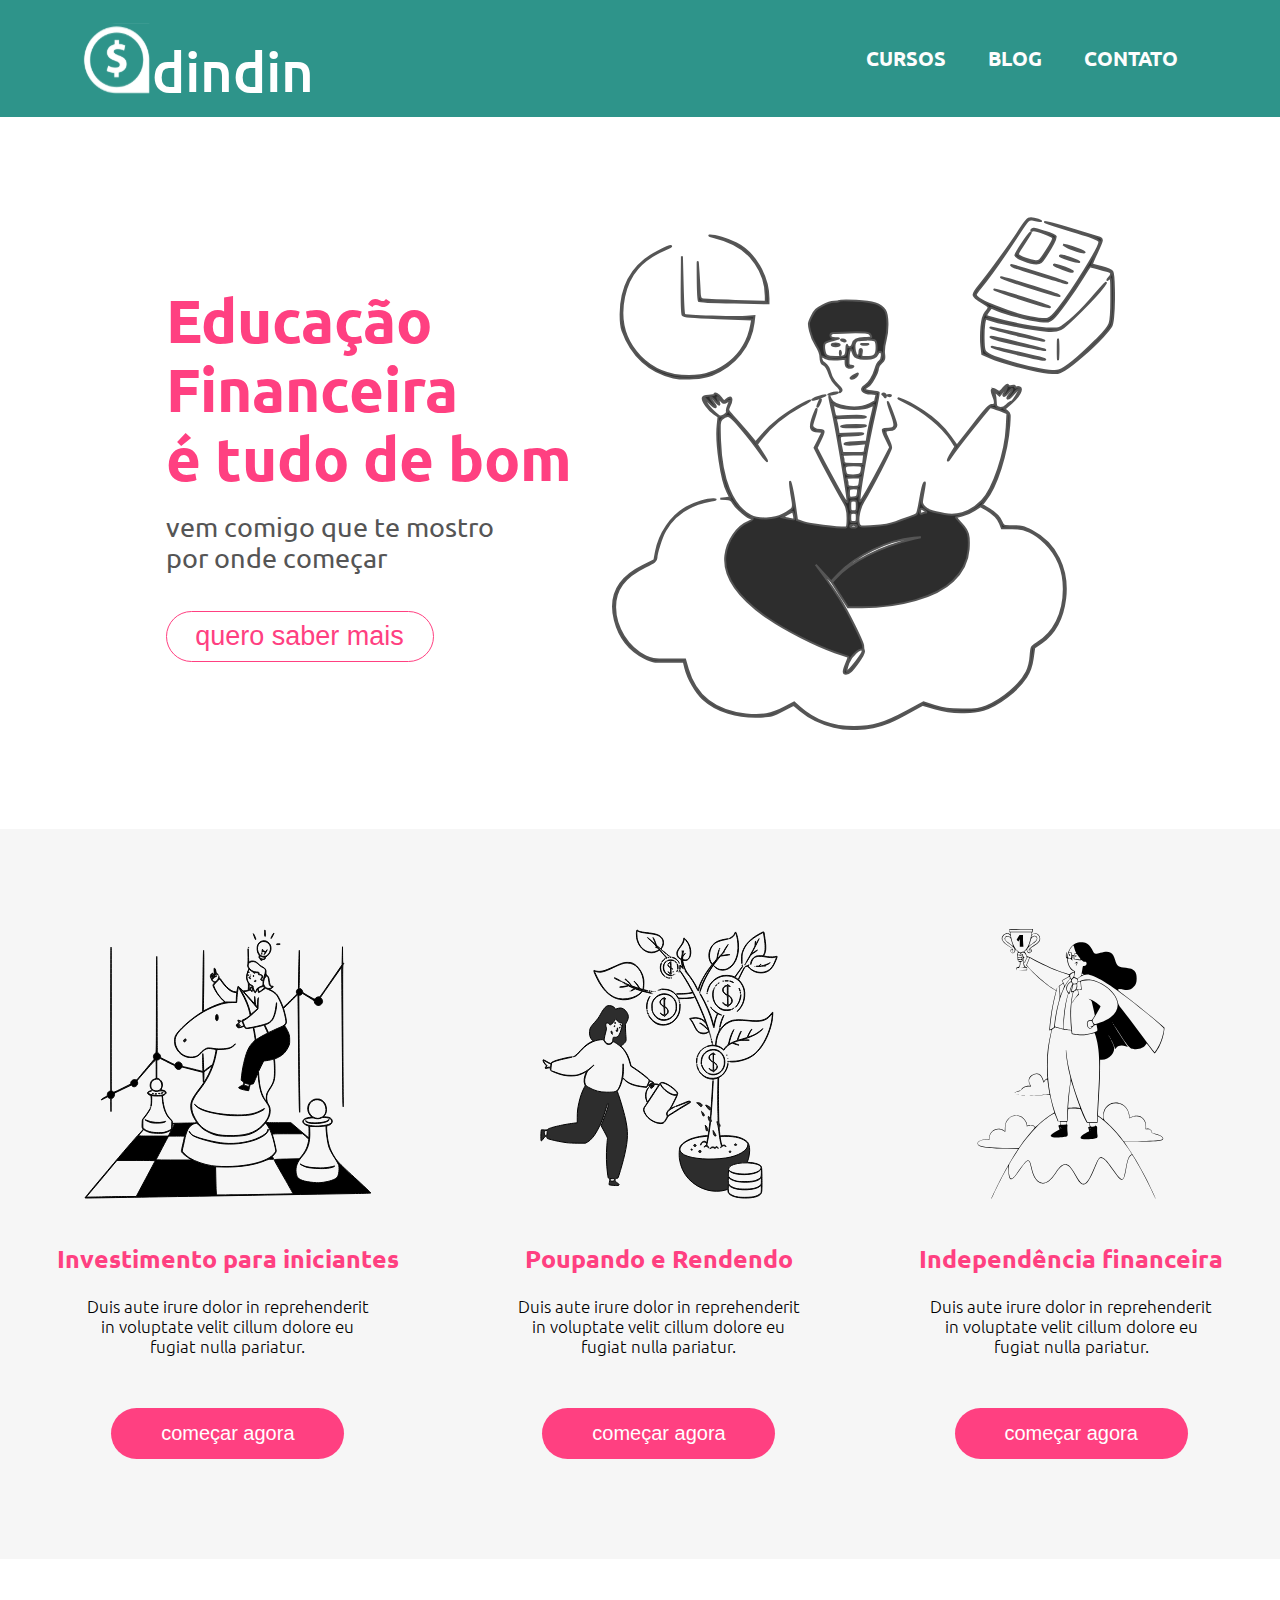
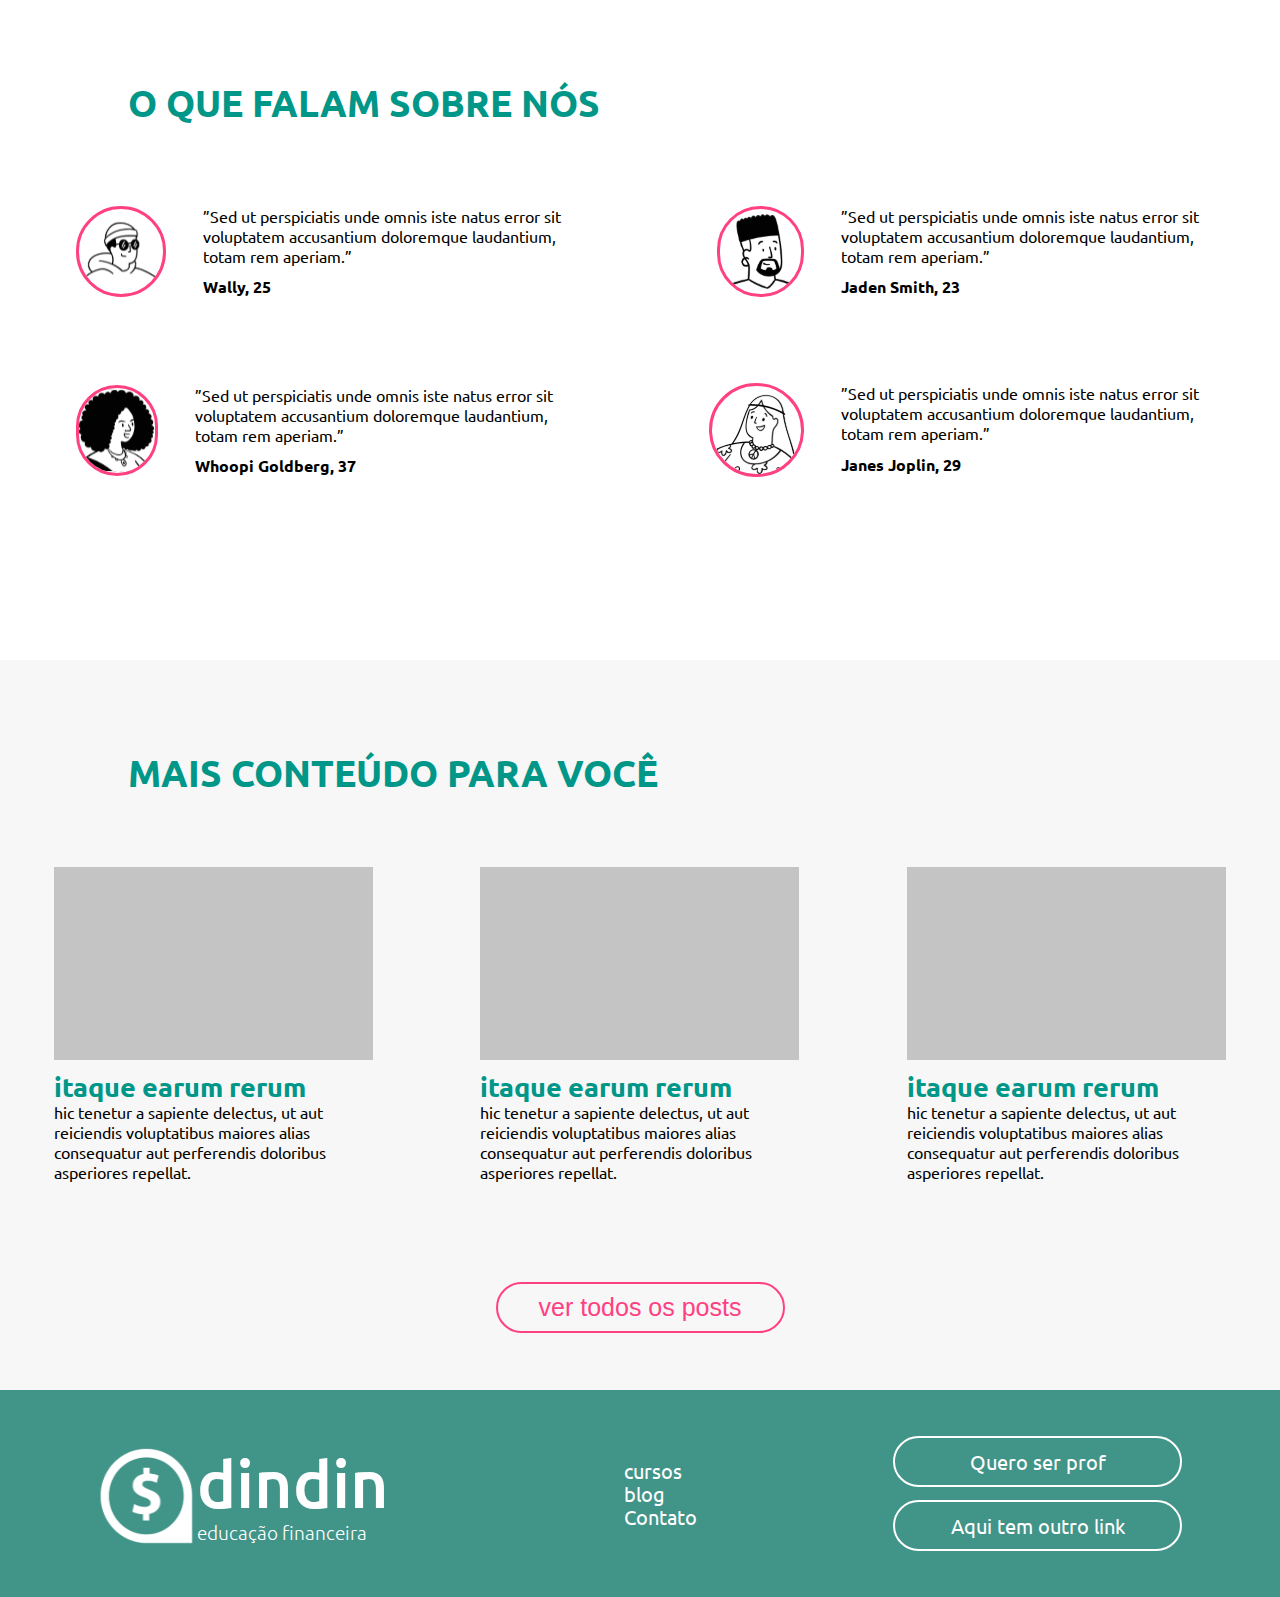
<file: inicio.html>
<!DOCTYPE html>
<html lang="en">
<head>
    <meta charset="UTF-8">
    <meta http-equiv="X-UA-Compatible" content="IE=edge">
    <meta name="viewport" content="width=device-width, initial-scale=1.0">
    <title>Document</title>
    <link rel="preconnect" href="https://fonts.googleapis.com">
    <link rel="preconnect" href="https://fonts.gstatic.com" crossorigin>
    <link href="https://fonts.googleapis.com/css2?family=Ubuntu:wght@300;400;500;700&display=swap" rel="stylesheet">
    <link rel="stylesheet" href="inicioStyle.css">
    <link rel="stylesheet" href="./global.css">
</head>
<body>
    <header>
        <div class="logo">
            <img src="./assets/logo.svg" alt="">
            <p>dindin</p>
        </div>
        <nav>
            <ul>
                <li><a href="./cursos.html">cursos</a></li>
                <li><a href="./blog.html">blog</a></li>
                <li><a href="./contact.html">Contato</a></li>
            </ul>
        </nav>
    </header>
    <main>
        <div class="banner">
            <article>
                <h1>Educação </br> Financeira</br> é tudo de bom</h1>
                <p>vem comigo que te mostro </br> por onde começar</p>
                <button>quero saber mais</button>
            </article>
            <img src="./assets/manBalance.svg" alt="">
        </div>
        <div class="cards">
            <div class="cardReset">
                <img src="./assets/chess.svg" alt="">
                <h2>Investimento para iniciantes</h2>
                <p>Duis aute irure dolor in reprehenderit in voluptate velit cillum dolore eu fugiat nulla pariatur.  </p>
                <button>começar agora</button>
            </div>
            <div class="cardReset">
                <img src="./assets/waterPlants.svg" alt="">
                <h2>Poupando e Rendendo</h2>
                <p>Duis aute irure dolor in reprehenderit in voluptate velit cillum dolore eu fugiat nulla pariatur.</p>
                <button>começar agora</button>
            </div>
            <div class="cardReset">
                <img src="./assets/topMountain.svg" alt="">
                <h2>Independência financeira</h2>
                <p>Duis aute irure dolor in reprehenderit in voluptate velit cillum dolore eu fugiat nulla pariatur.</p>
                <button>começar agora</button>
            </div>
        </div>
        <section class="aboutUs">
            <h2>
                o que falam sobre nós
            </h2>
            <article class="aboutUsContainer">
                <articles class="cardAboutUs">
                    <img src="./assets/manHood.svg
                    " alt="">
                    <div class="comment">
                        <p>”Sed ut perspiciatis unde omnis iste natus error sit voluptatem accusantium doloremque laudantium, totam rem aperiam.”</p>
                        <strong>Wally, 25</strong>
                    </div>
                </articles>
                <articles class="cardAboutUs"> 
                    <img src="./assets/hairGuy.svg" alt="">
                    <div class="comment">
                        <p>”Sed ut perspiciatis unde omnis iste natus error sit voluptatem accusantium doloremque laudantium, totam rem aperiam.”</p>
                        <strong>Jaden Smith, 23</strong>
                    </div>
                </articles>
                <articles class="cardAboutUs">
                    <img src="./assets/curlyLady.svg" alt="">
                    <div class="comment">
                        <p>”Sed ut perspiciatis unde omnis iste natus error sit voluptatem accusantium doloremque laudantium, totam rem aperiam.”</p>
                        <strong>Whoopi Goldberg, 37</strong>
                    </div>
                </articles>
                <articles class="cardAboutUs lastCard">
                    <img src="./assets/peaceLady.svg" alt="">
                    <div class="comment">
                        <p>”Sed ut perspiciatis unde omnis iste natus error sit voluptatem accusantium doloremque laudantium, totam rem aperiam.”</p>
                        <strong>Janes Joplin, 29</strong>
                    </div>
                </articles>
            </article>
        </section>
    </main>
    <aside>
        <h2>mais conteúdo para você</h2>
        <article class="container">
            <article class="asideCards">
                <div class="imagem"></div>
                <h3>itaque earum rerum</h3>
                <p>hic tenetur a sapiente delectus, ut aut reiciendis voluptatibus maiores alias consequatur aut perferendis doloribus asperiores repellat.</p>
            </article>
            <article class="asideCards">
                <div class="imagem"></div>
                <h3>itaque earum rerum</h3>
                <p>hic tenetur a sapiente delectus, ut aut reiciendis voluptatibus maiores alias consequatur aut perferendis doloribus asperiores repellat.</p>
            </article>
            <article class="asideCards">
                <div class="imagem"></div>
                <h3>itaque earum rerum</h3>
                <p>hic tenetur a sapiente delectus, ut aut reiciendis voluptatibus maiores alias consequatur aut perferendis doloribus asperiores repellat.</p>
            </article>
        </article>
        <div id="buttonContainer">
            <button><a href="./blog.html">ver todos os posts</a></button>
        </div>
    </aside>
    <footer>
        <div class="logoFooter">
            <img src="./assets/logo.svg" alt="">
            <div class="logoContainerFooter">
                <p id="dindin">dindin</p>
                <p>educação financeira</p>
            </div>
        </div>
        <nav>
            <ul id="ulFooter">
                <li><a href="./cursos.html">cursos</a></li>
                <li><a href="./blog.html">blog</a></li>
                <li><a href="./contact.html">Contato</a></li>
            </ul>
        </nav>
        <div id="buttonsFooter">
            <buttons>Quero ser prof</buttons>
            <buttons>Aqui tem outro link</buttons>
        </div>
    </footer>
</body>
</html>
</file>
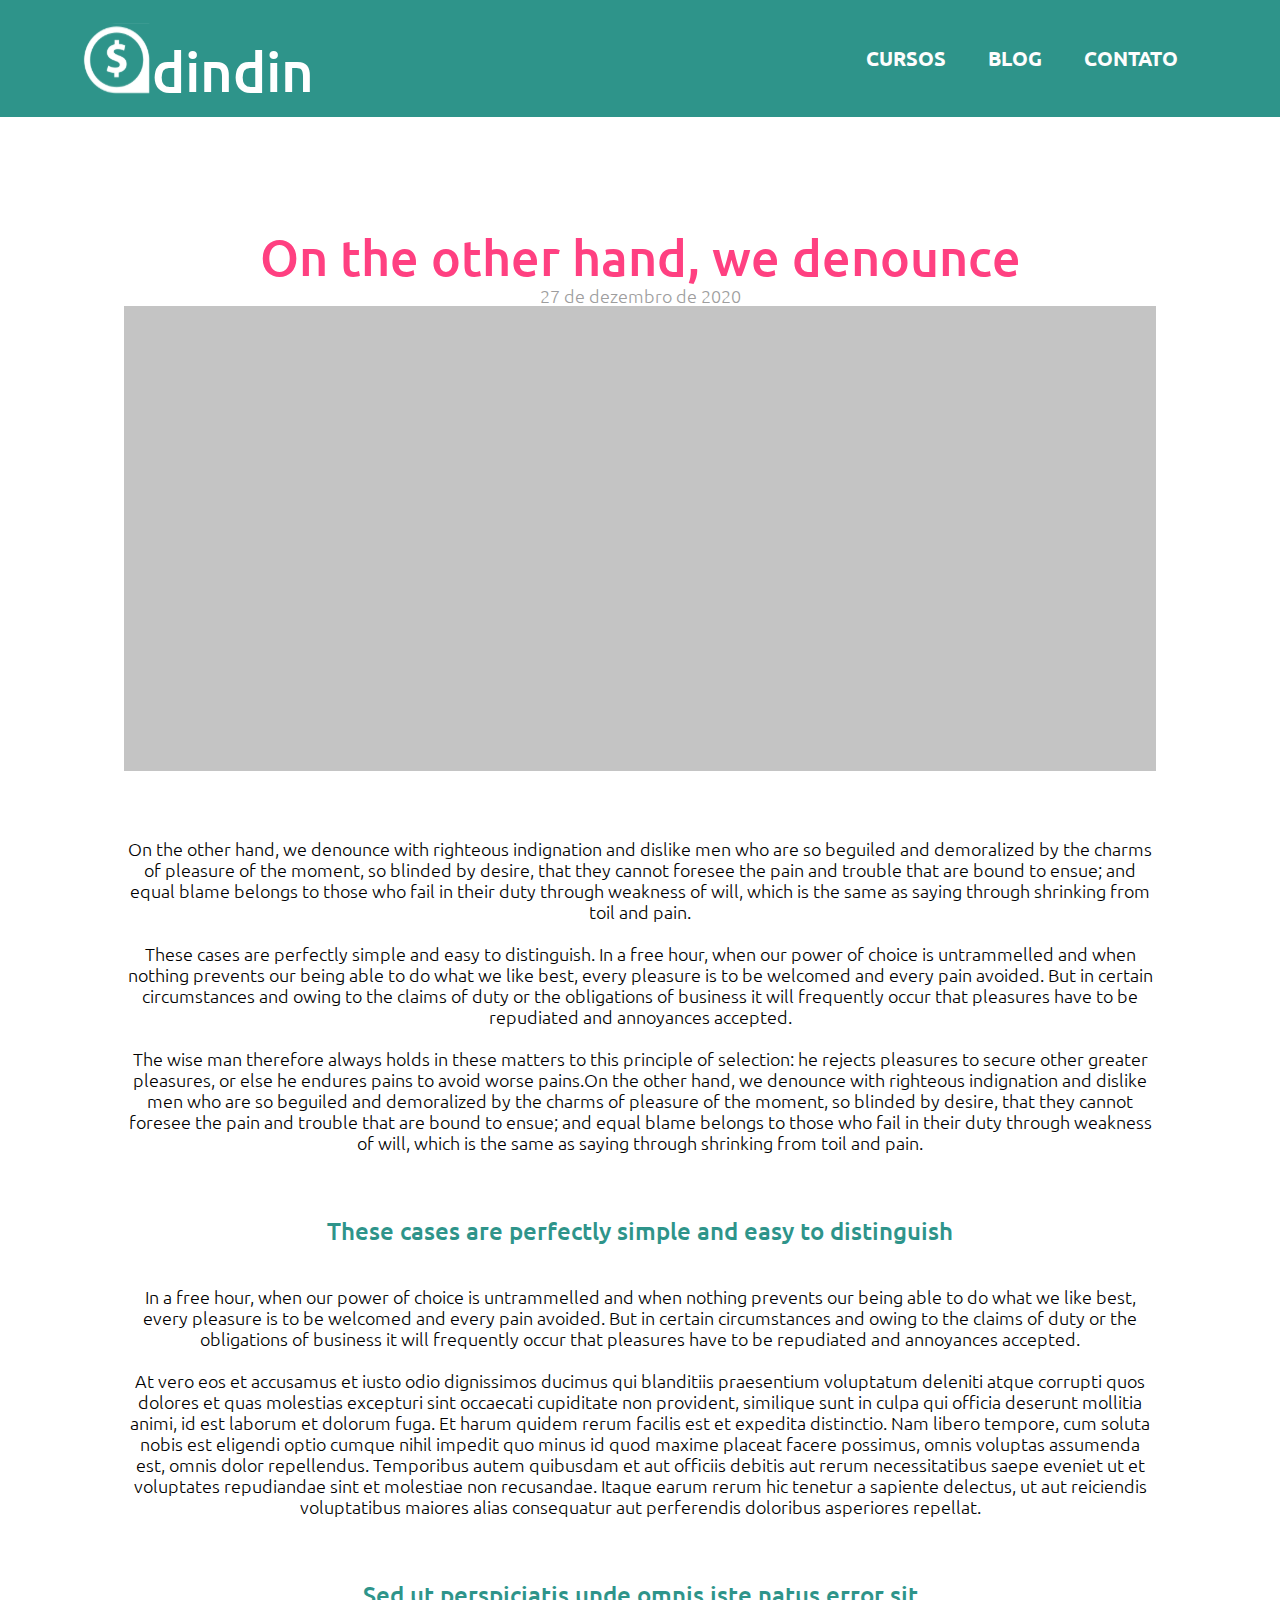
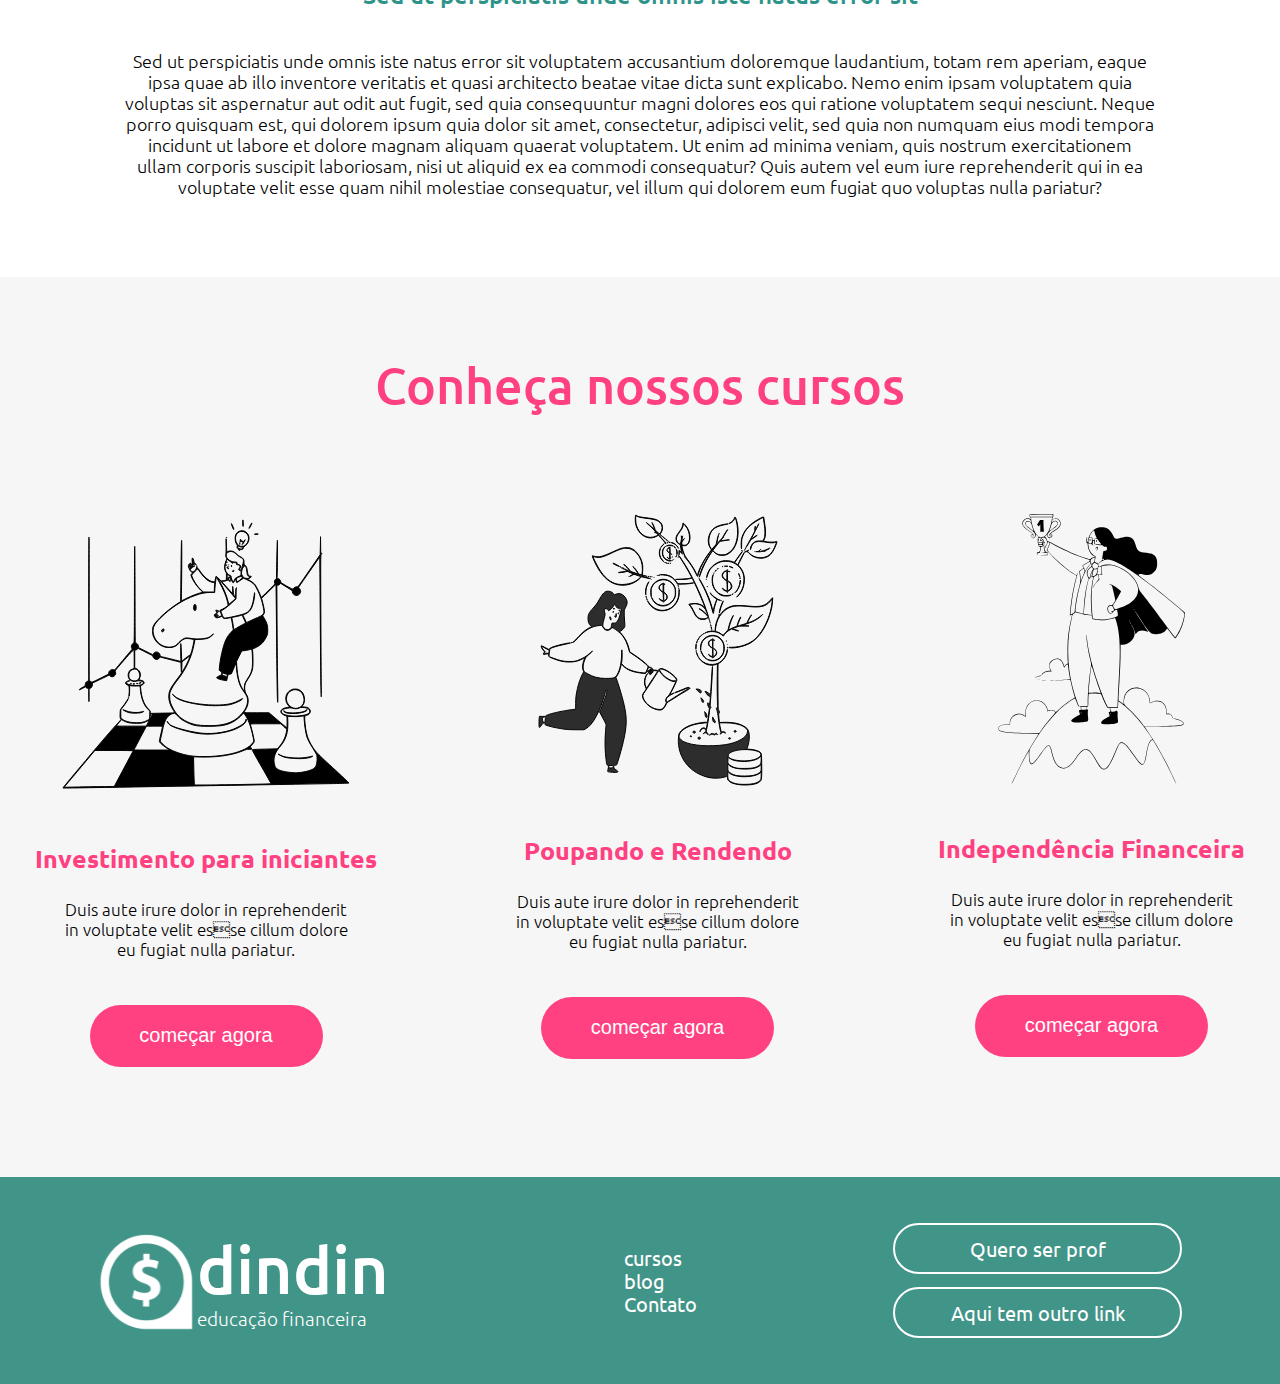
<file: post.html>
<!DOCTYPE html>
<html lang="en">
<head>
    <meta charset="UTF-8">
    <meta http-equiv="X-UA-Compatible" content="IE=edge">
    <meta name="viewport" content="width=device-width, initial-scale=1.0">
    <title>Dindin - Post</title>
    <link rel="preconnect" href="https://fonts.googleapis.com" />
    <link rel="preconnect" href="https://fonts.gstatic.com" crossorigin />
    <link
      href="https://fonts.googleapis.com/css2?family=Ubuntu:wght@300;400;500;700&display=swap"
      rel="stylesheet"
    />
    <link rel="stylesheet" href="postStyle.css" />
    <link rel="stylesheet" href="./global.css" />
</head>
</head>
<body>
    <header>
        <div class="logo">
          <img src="./assets/logo.svg" alt="" />
          <p>dindin</p>
        </div>
        <nav>
          <ul>
            <li><a href="./cursos.html">cursos</a></li>
            <li><a href="./blog.html">blog</a></li>
            <li><a href="./contact.html">Contato</a></li>
        </ul>
        </nav>
      </header>
      <main>
          <article id="mainArticle">
            <h1>On the other hand, we denounce</h1>
            <span>
              27 de dezembro de 2020
            </span> 

            <div class="imgContainer">
              <img src="./assets/bigBlankImage.svg" alt="">
            </div>
            <p>On the other hand, we denounce with righteous indignation and dislike men who are so beguiled and demoralized by the charms of pleasure of the moment, so blinded by desire, that they cannot foresee the pain and trouble that are bound to ensue; and equal blame belongs to those who fail in their duty through weakness of will, which is the same as saying through shrinking from toil and pain. <br> <br>
                These cases are perfectly simple and easy to distinguish. In a free hour, when our power of choice is untrammelled and when nothing prevents our being able to do what we like best, every pleasure is to be welcomed and every pain avoided. But in certain circumstances and owing to the claims of duty or the obligations of business it will frequently occur that pleasures have to be repudiated and annoyances accepted.<br> <br>
                The wise man therefore always holds in these matters to this principle of selection: he rejects pleasures to secure other greater pleasures, or else he endures pains to avoid worse pains.On the other hand, we denounce with righteous indignation and dislike men who are so beguiled and demoralized by the charms of pleasure of the moment, so blinded by desire, that they cannot foresee the pain and trouble that are bound to ensue; and equal blame belongs to those who fail in their duty through weakness of will, which is the same as saying through shrinking from toil and pain. <br> <br><br> <br>
                </p>
                <h2>These cases are perfectly simple and easy to distinguish</h2>
                <br> <br>
                <p>In a free hour, when our power of choice is untrammelled and when nothing prevents our being able to do what we like best, every pleasure is to be welcomed and every pain avoided. But in certain circumstances and owing to the claims of duty or the obligations of business it will frequently occur that pleasures have to be repudiated and annoyances accepted.<br> <br>
                    At vero eos et accusamus et iusto odio dignissimos ducimus qui blanditiis praesentium voluptatum deleniti atque corrupti quos dolores et quas molestias excepturi sint occaecati cupiditate non provident, similique sunt in culpa qui officia deserunt mollitia animi, id est laborum et dolorum fuga. Et harum quidem rerum facilis est et expedita distinctio. Nam libero tempore, cum soluta nobis est eligendi optio cumque nihil impedit quo minus id quod maxime placeat facere possimus, omnis voluptas assumenda est, omnis dolor repellendus. Temporibus autem quibusdam et aut officiis debitis aut rerum necessitatibus saepe eveniet ut et voluptates repudiandae sint et molestiae non recusandae. Itaque earum rerum hic tenetur a sapiente delectus, ut aut reiciendis voluptatibus maiores alias consequatur aut perferendis doloribus asperiores repellat.
                    <br> <br><br> <br>
                    </p>
                    <h2> Sed ut perspiciatis unde omnis iste natus error sit </h2><br> <br>
                    <p>Sed ut perspiciatis unde omnis iste natus error sit voluptatem accusantium doloremque laudantium, totam rem aperiam, eaque ipsa quae ab illo inventore veritatis et quasi architecto beatae vitae dicta sunt explicabo. Nemo enim ipsam voluptatem quia voluptas sit aspernatur aut odit aut fugit, sed quia consequuntur magni dolores eos qui ratione voluptatem sequi nesciunt. Neque porro quisquam est, qui dolorem ipsum quia dolor sit amet, consectetur, adipisci velit, sed quia non numquam eius modi tempora incidunt ut labore et dolore magnam aliquam quaerat voluptatem. Ut enim ad minima veniam, quis nostrum exercitationem ullam corporis suscipit laboriosam, nisi ut aliquid ex ea commodi consequatur? Quis autem vel eum iure reprehenderit qui in ea voluptate velit esse quam nihil molestiae consequatur, vel illum qui dolorem eum fugiat quo voluptas nulla pariatur?</p><br> <br><br> <br>
          </article>
      </main>
      <aside>
          <h1>Conheça nossos cursos</h1>
          <div class="asideContainer">
              <article class="asideCards aCard1">
                  <img src="./assets/chess.svg" alt="">
                  <h2>Investimento para iniciantes</h2>
                  <p>Duis aute irure dolor in reprehenderit in voluptate velit esse cillum dolore eu fugiat nulla pariatur.</p>
                  <button>começar agora</button>
              </article>
              <article class="asideCards aCard2">
                  <img src="./assets/waterPlants.svg" alt="">
                  <h2>Poupando e Rendendo</h2>
                  <p>Duis aute irure dolor in reprehenderit in voluptate velit esse cillum dolore eu fugiat nulla pariatur.</p>
                  <button>começar agora</button>
              </article>
              <article class="asideCards aCard3">
                  <img src="./assets/topMountain.svg" alt="">
                  <h2>Independência Financeira</h2>
                  <p>Duis aute irure dolor in reprehenderit in voluptate velit esse cillum dolore eu fugiat nulla pariatur.</p>
                  <button>começar agora</button>
              </article>
          </div>
      </aside>
      <footer>
        <div class="logoFooter">
          <img src="./assets/logo.svg" alt="" />
          <div class="logoContainerFooter">
            <p id="dindin">dindin</p>
            <p>educação financeira</p>
          </div>
        </div>
        <nav>
          <ul id="ulFooter">
            <li><a href="./cursos.html">cursos</a></li>
            <li><a href="./blog.html">blog</a></li>
            <li><a href="./contact.html">Contato</a></li>
          </ul>
          <ul>
              <li></li> 
          </ul>
        </nav>
        <div id="buttonsFooter">
          <buttons>Quero ser prof</buttons>
          <buttons>Aqui tem outro link</buttons>
        </div>
      </footer>
</body>
</html>
</file>
<file: inicioStyle.css>
.banner {
  display: flex;
  max-width: 100vw;
  height: 712px;
  align-items: center;
  justify-content: center;
}
.banner > article h1 {
  font-weight: 700;
  font-size: 60px;
  line-height: 69px;
  color: #ff4081;
  margin-bottom: 19px;
  margin-right: 40px;
}
.banner > article p {
  font-weight: 400;
  font-size: 27px;
  line-height: 31px;
  color: #555555;
  margin-bottom: 38px;
}
.banner > article button {
  font-weight: 400;
  font-size: 27px;
  line-height: 31px;
  color: #ff4081;
  width: 268px;
  height: 51px;
  background: white;
  border: 1px solid #ff4081;
  border-radius: 62px;
}
.cards img {
  width: 288px;
  height: 270px;
  margin-bottom: 45px;
}
.cards {
  max-width: 100vw;
  height: 730px;
  display: flex;
  align-items: center;
  justify-content: space-around;
  background: #f6f6f6;
}
.cards h2 {
  font-weight: 700;
  font-size: 25px;
  line-height: 29px;
  color: #ff4081;
  margin-bottom: 23px;
}
.cards p {
  font-weight: 300;
  font-size: 17px;
  line-height: 20px;
  color: #000000;
  width: 293px;
  height: 60px;
  text-align: center;
  margin-bottom: 26px;
}
.cards button {
  font-weight: 400;
  font-size: 20px;
  line-height: 23px;
  text-align: center;
  color: #ffffff;
  width: 233px;
  height: 51px;
  background: #ff4081;
  border-radius: 62px;
  border: none;
}
.cardReset {
  display: flex;
  flex-direction: column;
  justify-content: center;
  align-items: center;
}
.cardReset button {
  margin-top: 26px;
}
.cardReset p {
  height: 60px;
  width: 293px;
  display: inline-block;
}
.aboutUs h2 {
  font-weight: 700;
  font-size: 37px;
  line-height: 50px;
  color: #009688;
  margin-bottom: 78px;
  text-transform: uppercase;
}
.aboutUsContainer p {
  width: 363px;
  height: 70.27px;
}
.aboutUs {
  max-width: 100vw;
  height: 701px;
  padding-top: 119px;
}
.aboutUs h2 {
  margin-left: 128px;
}
.aboutUsContainer {
  display: flex;
  flex-wrap: wrap;
  align-items: center;
  justify-content: space-around;
}
.cardAboutUs {
  display: flex;
  margin-bottom: 86px;
}
.cardAboutUs img {
  margin-right: 37px;
  border: 3px solid #ff4081;
  box-sizing: border-box;
  border-radius: 50px;
}
.imagem {
  width: 319px;
  height: 193px;
  background: #c4c4c4;
  margin-bottom: 11px;
}
.asideCards {
  display: flex;
  flex-direction: column;
}
.asideCards h3 {
  font-weight: 700;
  font-size: 27px;
  line-height: 31px;
  color: #009688;
}
.asideCards p {
  width: 319px;
}
.container {
  display: flex;
  justify-content: space-around;
}
aside {
  max-width: 100vw;
  height: 730px;
  background: #f7f7f7;
}
aside h2 {
  padding-top: 91px;
  padding-left: 128px;
  font-weight: 700;
  font-size: 37px;
  line-height: 43px;
  color: #009688;
  text-transform: uppercase;
  margin-bottom: 73px;
}
#buttonContainer button a {
  color: #ff4081;
}
aside button {
  width: 289px;
  height: 51px;
  font-weight: 400;
  font-size: 25px;
  line-height: 29px;
  color: #ff4081;
  background: none;
  border: 2px solid #ff4081;
  border-radius: 62px;
  margin-top: 100px;
}
#buttonContainer {
  max-width: 100vw;
  display: flex;
  justify-content: center;
}
@media (min-width: 1470px) {
  .aboutUsContainer {
    max-width: 1450px;
    justify-content: center;
    gap: 97px;
    row-gap: 46px;
  }
}
@media (max-width: 1120px) {
  .cards {
    flex-wrap: wrap;
    height: auto;
    padding-top: 100px;
  }
  .cardReset {
    width: 100vw;
    margin-bottom: 100px;
  }
  .aboutUs {
    height: auto;
    display: flex;
    flex-direction: column;
    align-items: center;
  }

  .aboutUs h2 {
    margin: 0 0 76px 0;
  }
  .cardAboutUs {
    width: 100vw;
    justify-content: center;
  }
  .lastCard {
    margin-bottom: 119px;
  }
  aside {
    height: auto;
    text-align: center;
  }
  aside button {
    margin-top: 0;
  }
  #buttonContainer {
    height: auto;
    display: flex;
    align-items: center;
    padding-bottom: 50px;
  }
  aside h2 {
    padding: 91px 0 73px 0;
    margin-bottom: 0;
  }
  .container {
    flex-wrap: wrap;
    height: auto;
  }
  .asideCards {
    width: 100vw;
    align-items: center;
  }
  .asideCards p {
    margin-bottom: 100px;
  }
}
@media (max-width: 1039px) {
  .banner img {
    width: 300px;
    height: 300px;
  }
  .banner {
    height: auto;
    padding: 100px 0 100px 0;
  }
  .banner > article h1 {
    font-size: 40px;
    line-height: 42px;
  }
  .banner > article p {
    font-size: 20px;
    line-height: 25px;
  }
  .banner > article button {
    font-size: 20px;
    line-height: 25px;
  }
}
@media (max-width: 712px) {
  .banner {
    flex-direction: column;
  }
  .banner article {
    text-align: center;
    margin-bottom: 30px;
  }
  .aboutUs h2 {
    text-align: center;
  }

  .comment p {
    font-size: 15px;
    width: 200px;
    margin-bottom: 15px;
  }
}
</file>
<file: global.css>
* {
  margin: 0;
  box-sizing: border-box;
  list-style: none;
  text-decoration: none;
}
body {
  font-family: 'Ubuntu';
  font-style: normal;
}
header {
  background: #2e948a;
  display: flex;
  max-width: 100vw;
  height: 117px;
  justify-content: space-between;
  align-items: center;
  padding-left: 83px;
  padding-right: 102px;
}
.logo {
  display: flex;
  font-weight: 500;
  font-size: 56px;
  line-height: 64px;
  color: #ffffff;
}
header p {
  padding-top: 1.6rem;
}
header nav ul {
  font-weight: 700;
  font-size: 20px;
  line-height: 23px;
  text-transform: uppercase;
  display: flex;
  gap: 42px;
}
header nav ul li a {
  color: #fdfdfd;
}
footer {
  background: #419488;
  height: 207px;
  display: flex;
  align-items: center;
  justify-content: space-around;
}
footer a {
  color: white;
}
.logoFooter {
  display: flex;
  align-items: center;
}
.logoFooter img {
  width: 99px;
  height: 100px;
}
#dindin {
  font-weight: 500;
  font-size: 66px;
  line-height: 76px;
  color: #ffffff;
}
#dindin + p {
  font-weight: 300;
  font-size: 19px;
  line-height: 22px;
  color: #ffffff;
}
#ulFooter {
  font-weight: 400;
  font-size: 20px;
  line-height: 23px;
  color: #ffffff;
}
#buttonsFooter {
  display: flex;
  flex-direction: column;
  gap: 13px;
}
#buttonsFooter buttons {
  width: 289px;
  height: 51px;
  background: none;
  border: 2px solid #ffffff;
  border-radius: 62px;
  display: flex;
  align-items: center;
  justify-content: center;
  font-weight: 400;
  font-size: 20px;
  line-height: 23px;
  text-align: center;
  color: #ffffff;
}

@media (max-width: 830px) {
  header nav ul li {
    font-size: 15px;
    line-height: 15px;
    margin-top: 20px;
  }
  .logo img {
    width: 40px;
    height: 60px;
  }
  .logo p {
    font-size: 43px;
    line-height: 45px;
    padding-top: 10px;
  }
  header {
    padding: 0 35px;
    justify-content: space-between;
  }
  #buttonsFooter buttons {
    width: 150px;
    font-size: 15px;
  }
  #ulFooter {
    font-size: 15px;
  }
  .logoFooter img {
    width: 75px;
    height: 75px;
  }
  #dindin {
    font-size: 43px;
    line-height: 45px;
  }
  #dindin + p {
    font-size: 15px;
  }
}
@media (max-width: 515px) {
  header nav ul li {
    font-size: 15px;
    line-height: 15px;
    margin-top: 20px;
  }
  header nav ul {
    gap: 15px;
  }
  .logo img {
    margin-left: 0;
    width: 30px;
    height: 35px;
  }
  .logo p {
    font-size: 25px;
    line-height: 30px;
    padding-top: 10px;
  }
  header {
    padding: 0 15px;
    justify-content: space-between;
  }
  #buttonsFooter buttons {
    width: 100px;
    font-size: 10px;
  }
  #ulFooter {
    font-size: 10px;
  }
  .logoFooter img {
    width: 50px;
    height: 50px;
  }
  #dindin {
    font-size: 23px;
    line-height: 25px;
  }
  #dindin + p {
    font-size: 10px;
  }
}
</file>
<file: blogStyle.css>
.container {
  max-width: 100vw;
  height: 542px;
  display: flex;
  align-items: center;
}
.container h1 {
  font-weight: 700;
  font-size: 47px;
  line-height: 54px;
  color: #009688;
  margin-bottom: 40px;
}
.container article {
  margin-left: 239px;
  margin-right: 74px;
}
.container p {
  font-weight: 300;
  font-size: 20px;
  line-height: 23px;
  color: #000000;
  max-width: 461px;
  height: 110px;
}
.container img {
  width: 405px;
  height: 405px;
}
.cards h2 {
  font-weight: 500;
  font-size: 30px;
  line-height: 34px;
  color: #ff4081;
  margin-bottom: 19px;
}
.cards p {
  font-weight: 300;
  font-size: 17px;
  line-height: 20px;
  color: #000000;
  width: 516px;
  height: 80px;
}
.cards img {
  width: 518px;
  height: 259px;
  margin-bottom: 19px;
}
.cardsContainer {
  max-width: 100vw;
  height: 1712px;
  display: flex;
  justify-content: space-evenly;
  align-items: center;
  flex-wrap: wrap;
  row-gap: 100px;
  background: #e5e5e5;
}
@media (min-width: 1570px) {
  .cardsContainer {
    height: auto;
    padding: 100px;
  }
  .container {
    justify-content: center;
  }
}
@media (max-width: 1198px) {
  .container article {
    margin-left: 100px;
    margin-right: 74px;
  }
}
@media (max-width: 1060px) {
  .container article {
    margin-left: 50px;
    margin-right: 74px;
  }
  .cardsContainer {
    padding-top: 75px;
    height: auto;
    padding-bottom: 50px;
  }
}
@media (max-width: 1010px) {
  .container h1 {
    font-size: 30px;
    line-height: 34px;
  }
  .container p {
    font-size: 15px;
    line-height: 17px;
  }
  .container img {
    width: 290px;
    height: 290px;
  }
}
@media (max-width: 890px) {
  .container {
    flex-direction: column;
    padding-top: 50px;
    height: auto;
    padding-bottom: 50px;
    text-align: center;
  }
}
@media (max-width: 550px) {
  .cards img {
    width: 300px;
    height: 170px;
    margin-bottom: 19px;
  }
  .cards h2 {
    font-size: 20px;
    line-height: 25px;
  }
  .cards p {
    font-size: 12px;
    line-height: 15px;
    width: 300px;
    height: 80px;
  }
}
</file>
<file: contactStyle.css>
main fieldset {
  border: none;
}
fieldset input {
  width: 493px;
  height: 32px;
  border: 1px solid #686868;
  border-radius: 7px;
  padding-left: 22.13px;
}
fieldset textarea {
  width: 493px;
  height: 193px;
  border: 1px solid #686868;
  border-radius: 7px;
  padding: 10px 0 0 21px;
  resize: none;
}
textarea + button {
  width: 108px;
  height: 32px;
  font-weight: 600;
  font-size: 16px;
  line-height: 22px;
  color: white;
  background: #ff4081;
  border-radius: 50px;
  border: none;
}
main fieldset h2 {
  font-weight: 700;
  font-size: 40px;
  line-height: 46px;
  color: #ff4081;
  margin-bottom: calc(44px - 15px);
}

main {
  display: flex;
  max-width: 100vw;
  justify-content: space-around;
  align-items: center;
}

.form {
  display: flex;
  flex-direction: column;
}
.formContainer {
  display: flex;
  flex-direction: column;
  gap: 15px;
}
main img {
  margin-top: 82px;
  margin-bottom: 99px;
}
body {
  display: flex;
  flex-direction: column;
  min-height: 100vh;
}
footer {
  margin-top: auto;
}
@media (max-width: 970px) {
  main img {
    display: none;
  }
  main {
    justify-content: center;
    align-items: center;
    padding-top: 100px;
  }
}
@media (max-width: 520px) {
  fieldset input {
    width: 200px;
  }
  fieldset textarea {
    width: 200px;
  }
}
</file>
<file: cursoStyle.css>
#curso {
  max-width: 100vw;
  height: 542px;
  display: flex;
  align-items: center;
  justify-content: space-evenly;
}
.video {
  width: 462px;
  height: 261px;
  border: 3px solid #8e8e8e;
  display: flex;
  align-items: center;
  justify-content: center;
  margin-right: 76px;
}
.video button {
  height: 90px;
  width: 90px;
  display: flex;
  align-items: center;
  justify-content: center;
  background: none;
  border-radius: 60px;
  padding: 18px;
}
.video button img {
  margin-left: 10px;
  width: 56px;
  height: 53px;
}
#curso img {
  width: 380px;
  height: 380px;
}
#curso h1 {
  font-weight: 700;
  font-size: 55px;
  line-height: 63px;
  color: #ff4081;
  margin-bottom: 22px;
}
#curso p {
  font-weight: 300;
  font-size: 20px;
  line-height: 23px;
  color: #000000;
  width: 461px;
  height: 186px;
}
.card {
  display: flex;
  height: 409px;
  max-width: 100vw;
  align-items: center;
  padding-left: 100px;
  padding-right: 100px;
}
.cardsVideos {
  display: flex;
  max-width: 100vw;
  flex-direction: column;
  align-items: center;
}
.card article p {
  width: 501px;
  height: 195px;
}
.card h2 {
  font-weight: 700;
  font-size: 35px;
  line-height: 40px;
  color: #ff4081;
  margin-bottom: 26px;
}
.card p {
  font-weight: 300;
  font-size: 20px;
  line-height: 23px;
  color: #000000;
}
.cardDevider {
  border-bottom: 3px solid #c4c4c4;
}
@media (max-width: 1290px) {
  .cardsVideos {
    height: auto;
  }
  .card {
    flex-direction: column;
    height: auto;
    margin-top: 70px;
    padding-bottom: 40px;
  }
  section {
    text-align: center;
  }
  .video {
    margin-right: 0;
    margin-bottom: 30px;
  }
}
@media (max-width: 960px) {
  #curso {
    flex-direction: column;
    height: auto;
    margin-top: 50px;
    justify-content: center;
  }
}
@media (max-width: 752px) {
  .card {
    padding-left: 50px;
    padding-right: 50px;
  }
}
@media (max-width: 660px) {
  #curso h1 {
    font-size: 35px;
    line-height: 39px;
  }
  #curso p {
    font-size: 15px;
    line-height: 19px;
  }
  #curso img {
    width: 300px;
    height: 300px;
  }
  .card {
    padding-left: 35px;
    padding-right: 35px;
  }
  .card h2 {
    font-size: 25px;
    line-height: 29px;
  }
  .card p {
    font-size: 15px;
    line-height: 19px;
  }
  .card article p {
    width: 300px;
  }
  .video {
    width: 300px;
    height: 200px;
  }
}
@media (max-width: 507px) {
  #curso p {
    font-size: 15px;
    line-height: 19px;
    width: 320px;
  }
  .card article p {
    width: 250px;
  }
}
</file>
<file: cursosStyle.css>
.cardsFlex img {
  width: 380px;
  height: 380px;
}
.articleCards {
  display: flex;
  max-width: 100vw;
  height: 428px;
  flex-wrap: wrap;
  justify-content: center;
}
.cursos {
  padding-top: 81px;
  padding-left: 82px;
  padding-right: 85px;
}
.cursos h1 {
  font-weight: 700;
  font-size: 60px;
  line-height: 69px;
  text-transform: capitalize;
  color: #ff4081;
}
.cursos h1 + p {
  font-weight: 400;
  font-size: 20px;
  line-height: 23px;
  color: #555555;
  margin-bottom: 95px;
}
.cardsFlex {
  display: flex;
  flex-direction: column;
  align-items: center;
}
.textContainer p {
  max-width: 724px;
  height: 105px;
  font-weight: 300;
  font-size: 18px;
  line-height: 21px;
  color: #000000;
  margin-bottom: 53px;
}
.textContainer h2 {
  font-weight: 700;
  font-size: 35px;
  line-height: 40px;
  color: #ff4081;
  margin-bottom: 37px;
}
.textContainer {
  margin-left: 53px;
}
.textContainer button {
  width: 233px;
  height: 51px;
  color: white;
  background: #419488;
  border-radius: 62px;
  border: none;
  font-weight: 400;
  font-size: 20px;
  line-height: 23px;
  cursor: pointer;
}
.textContainer button a {
  color: white;
}
.card1,
.card2 {
  border-bottom: 5px solid #c4c4c4;
}
.card2 {
  margin-top: 108px;
}
.card3 {
  margin-top: 108px;
  margin-bottom: 200px;
}
@media (max-width: 1340px) {
  .cursos {
    height: auto;
  }
  .cardsFlex {
    height: auto;
  }
  main {
    height: auto;
  }
  .articleCards {
    height: auto;
    padding-bottom: 50px;
  }
  .textContainer {
    display: flex;
    flex-direction: column;
    align-items: center;
    text-align: center;
  }
}
@media (max-width: 694px) {
  .textContainer button {
    margin-top: 60px;
  }
}
@media (max-width: 630px) {
  .textContainer button {
    margin-top: 80px;
  }
}
@media (max-width: 400px) {
  .cardsFlex img {
    width: 250px;
    height: 250px;
  }
  .textContainer button {
    margin-top: 200px;
  }
  .card1,
  .card2 {
    border-bottom: none;
  }
  .textContainer {
    margin-left: 0;
  }
  .cursos {
    text-align: center;
  }
}
</file>
<file: postStyle.css>
main {
  max-width: 100vw;
  display: flex;
  justify-content: center;
  text-align: center;
}
#mainArticle h1 {
  font-weight: 500;
  font-size: 50px;
  line-height: 57px;
  color: #ff4081;
  text-align: center;
  margin-top: 111px;
}
span {
  font-weight: 300;
  font-size: 18px;
  line-height: 21px;
  color: #9d9d9d;
  margin-bottom: 107px;
}
#mainArticle img {
  width: 1032px;
  height: 465px;
  margin-bottom: 64px;
}
#mainArticle p {
  max-width: 1032px;
  font-weight: 300;
  font-size: 18px;
  line-height: 21px;
}
#mainArticle h2 {
  font-weight: 500;
  font-style: normal;
  size: 26px;
  line-height: 29.87px;
  color: #2e948a;
}
.aCard1 img {
  width: 288px;
  height: 280px;
}
.acard2 img {
  width: 238px;
  height: 280px;
}
.acard3 img {
  width: 187px;
  height: 280px;
}
.asideContainer {
  display: flex;
  justify-content: center;
  gap: 134px;
}
aside h1 {
  font-weight: 500;
  font-size: 50px;
  line-height: 57px;
  color: #ff4081;
  text-align: center;
  padding-top: 79px;
  margin-bottom: 101px;
}
.asideCards p {
  width: 293px;
  height: 74px;
  text-align: center;
  font-weight: 300;
  font-size: 17px;
  line-height: 20px;
  color: #000000;
  margin-bottom: 32px;
}
.asideCards img {
  margin-bottom: 50px;
}
.asideCards h2 {
  font-weight: 700;
  font-size: 25px;
  line-height: 29px;
  text-align: center;
  color: #ff4081;
  margin-bottom: 26px;
}
.asideCards button {
  width: 233px;
  height: 62px;
  background: #ff4081;
  border-radius: 62px;
  color: white;
  font-weight: 400;
  font-size: 20px;
  line-height: 23px;
  border: none;
}
aside {
  background: #f6f6f6;
  max-width: 100vw;
  height: 900px;
}
.asideCards {
  display: flex;
  flex-direction: column;
  align-items: center;
}
@media (max-width: 1170px) {
  .asideContainer {
    flex-direction: column;
  }
  aside {
    height: auto;
    padding-bottom: 50px;
  }
  #mainArticle h1 {
    font-size: 35px;
    line-height: 37px;
    margin-bottom: 15px;
  }
  span {
    font-size: 14px;
    line-height: 17px;
    margin-bottom: 0;
  }
  #mainArticle img {
    width: 516px;
    height: 465px;
    margin-bottom: 0;
  }
  .imgContainer {
    height: auto;
    display: flex;
    width: 100%;
    align-items: center;
    justify-content: center;
  }
  #mainArticle p {
    max-width: 600px;
    text-align: center;
  }
  aside h1 {
    font-size: 35px;
    line-height: 37px;
  }
}
@media (max-width: 680px) {
  #mainArticle p {
    max-width: 500px;
    text-align: center;
    font-size: 13px;
    line-height: 17px;
  }
  #mainArticle h2 {
    font-size: 20px;
    line-height: 23px;
  }
}
</file>
